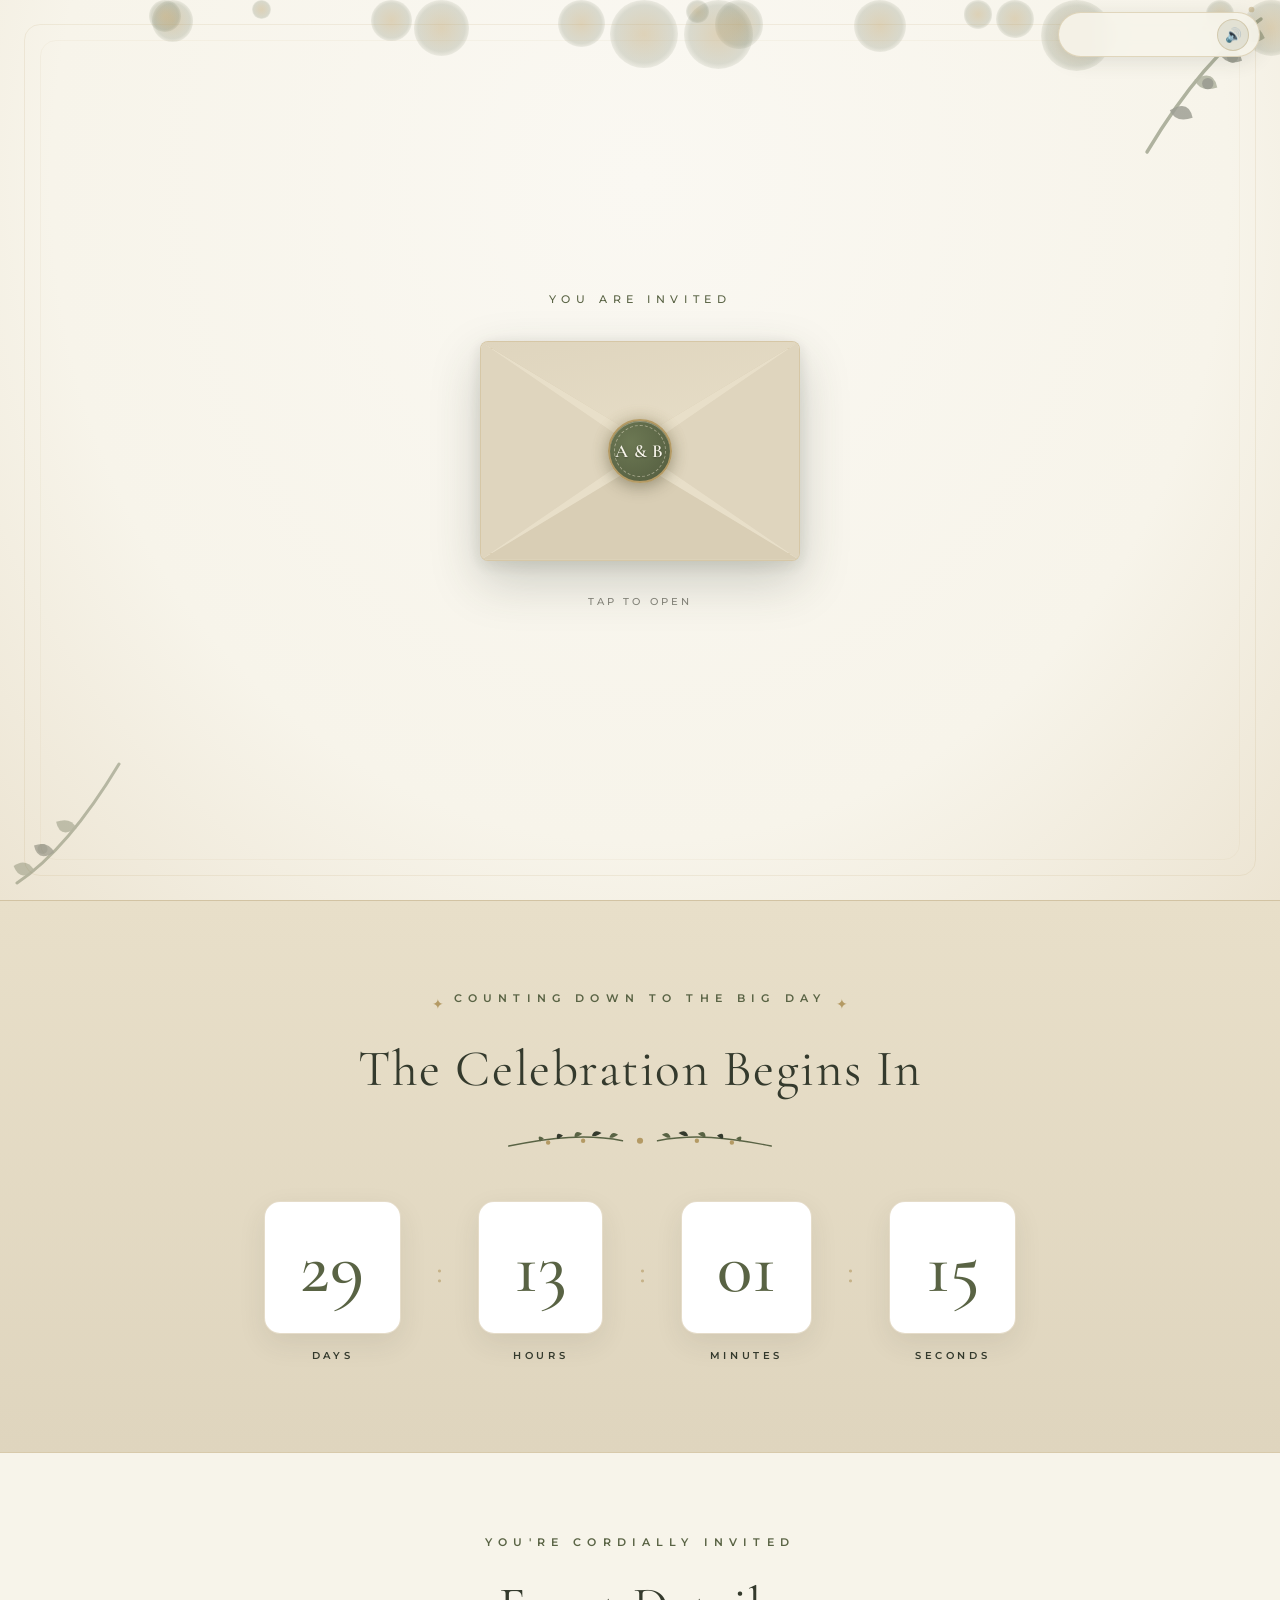
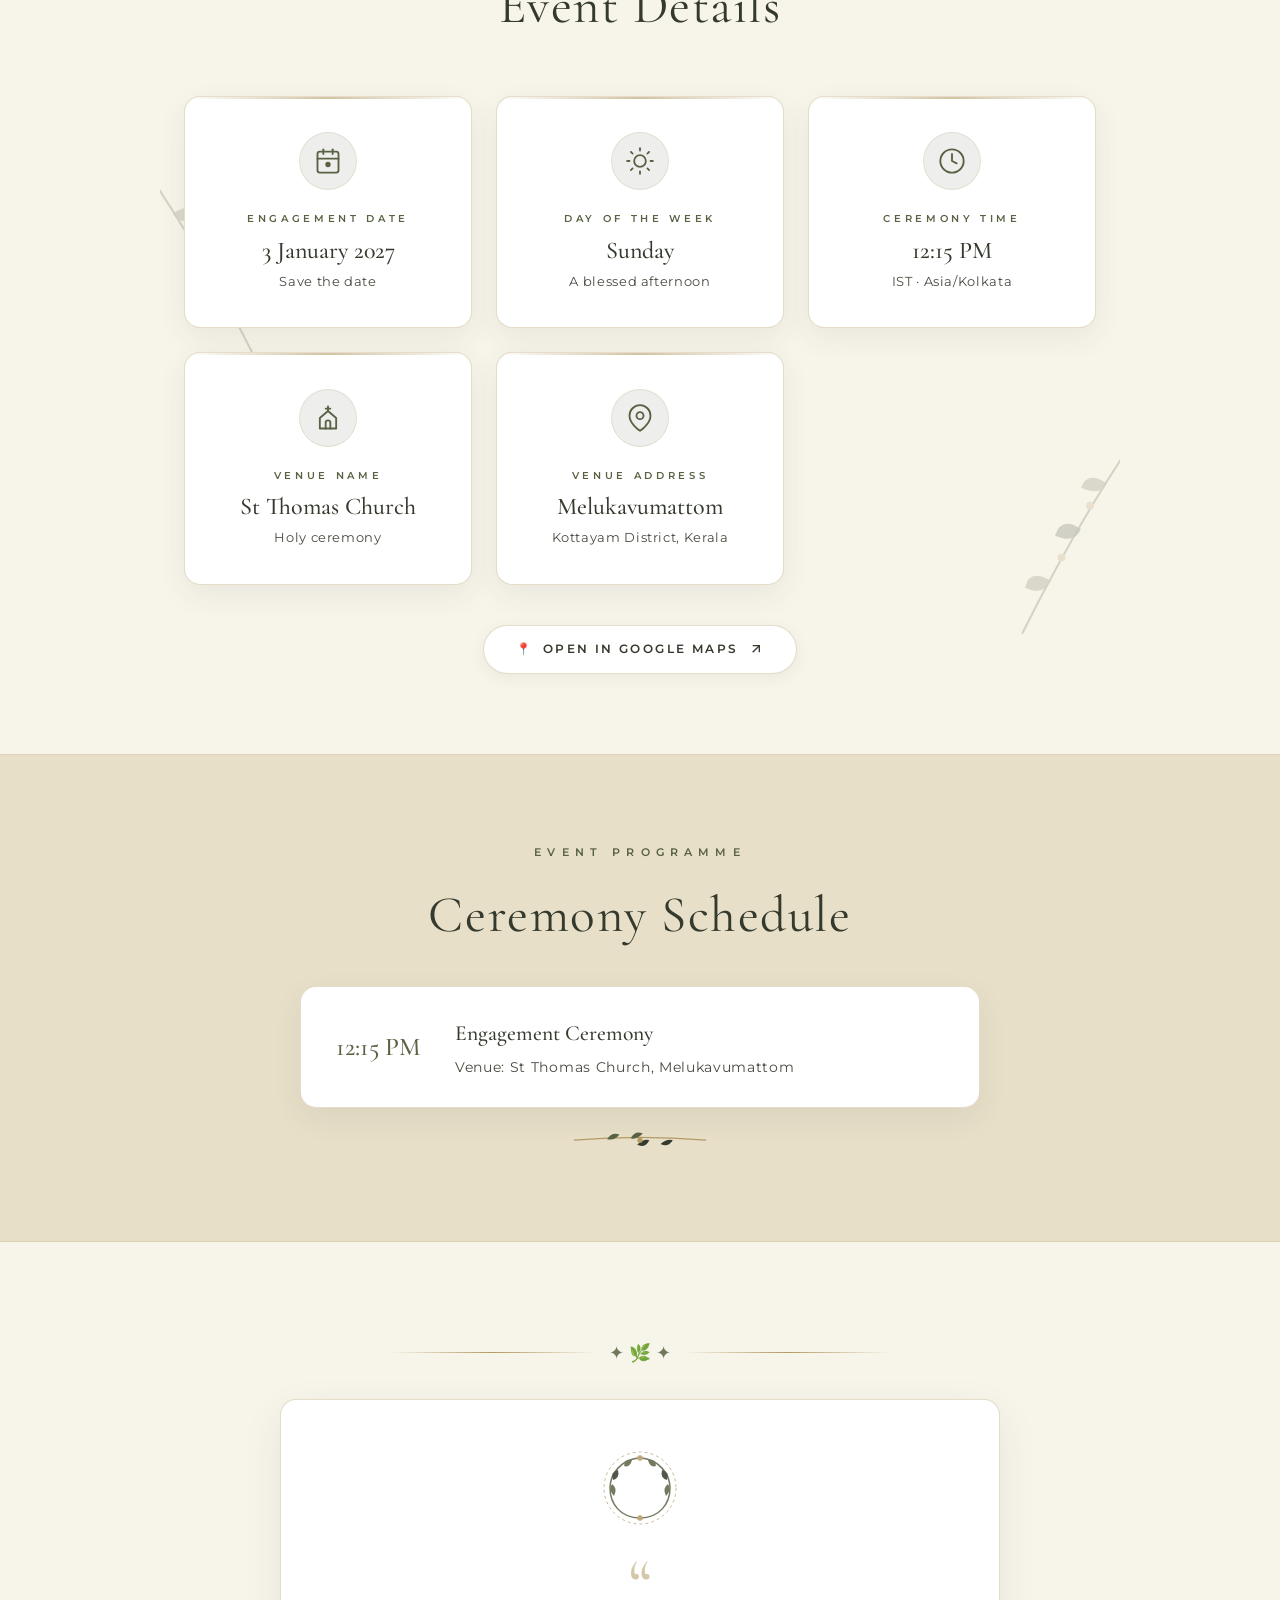
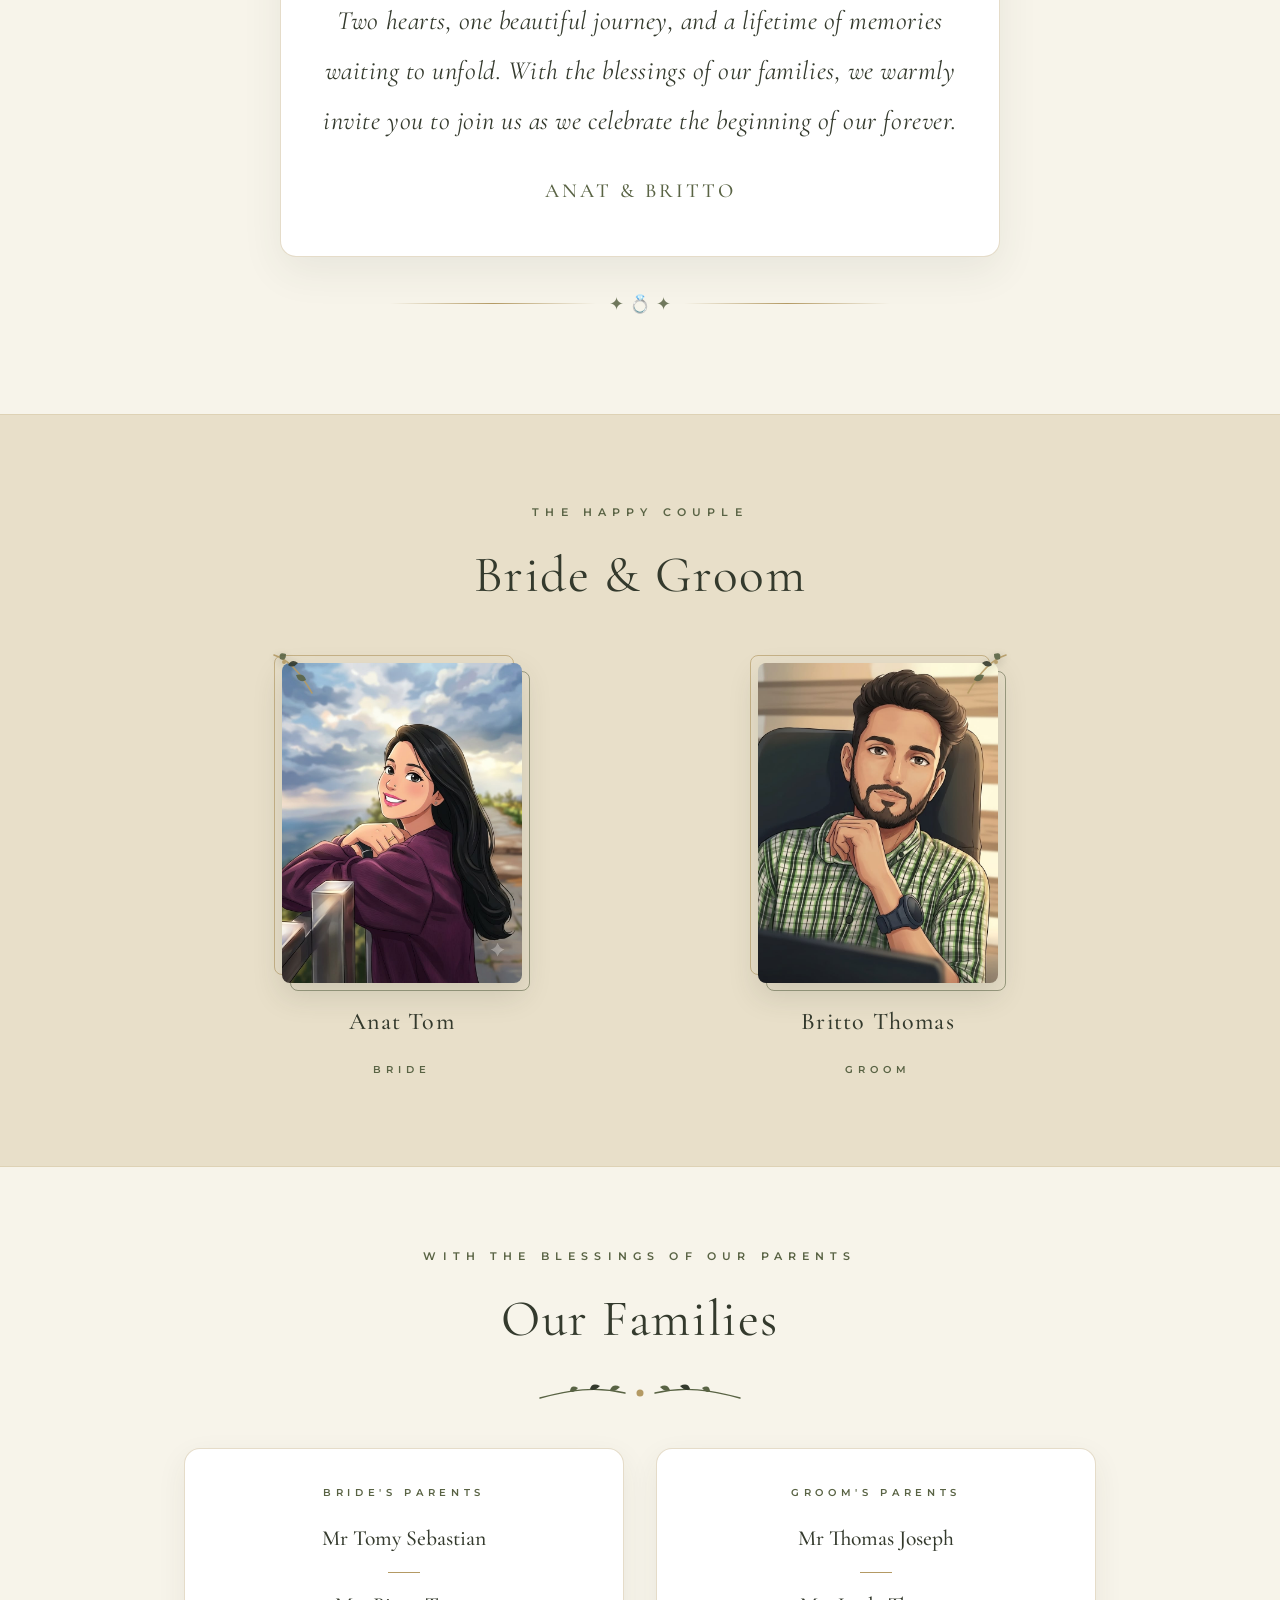
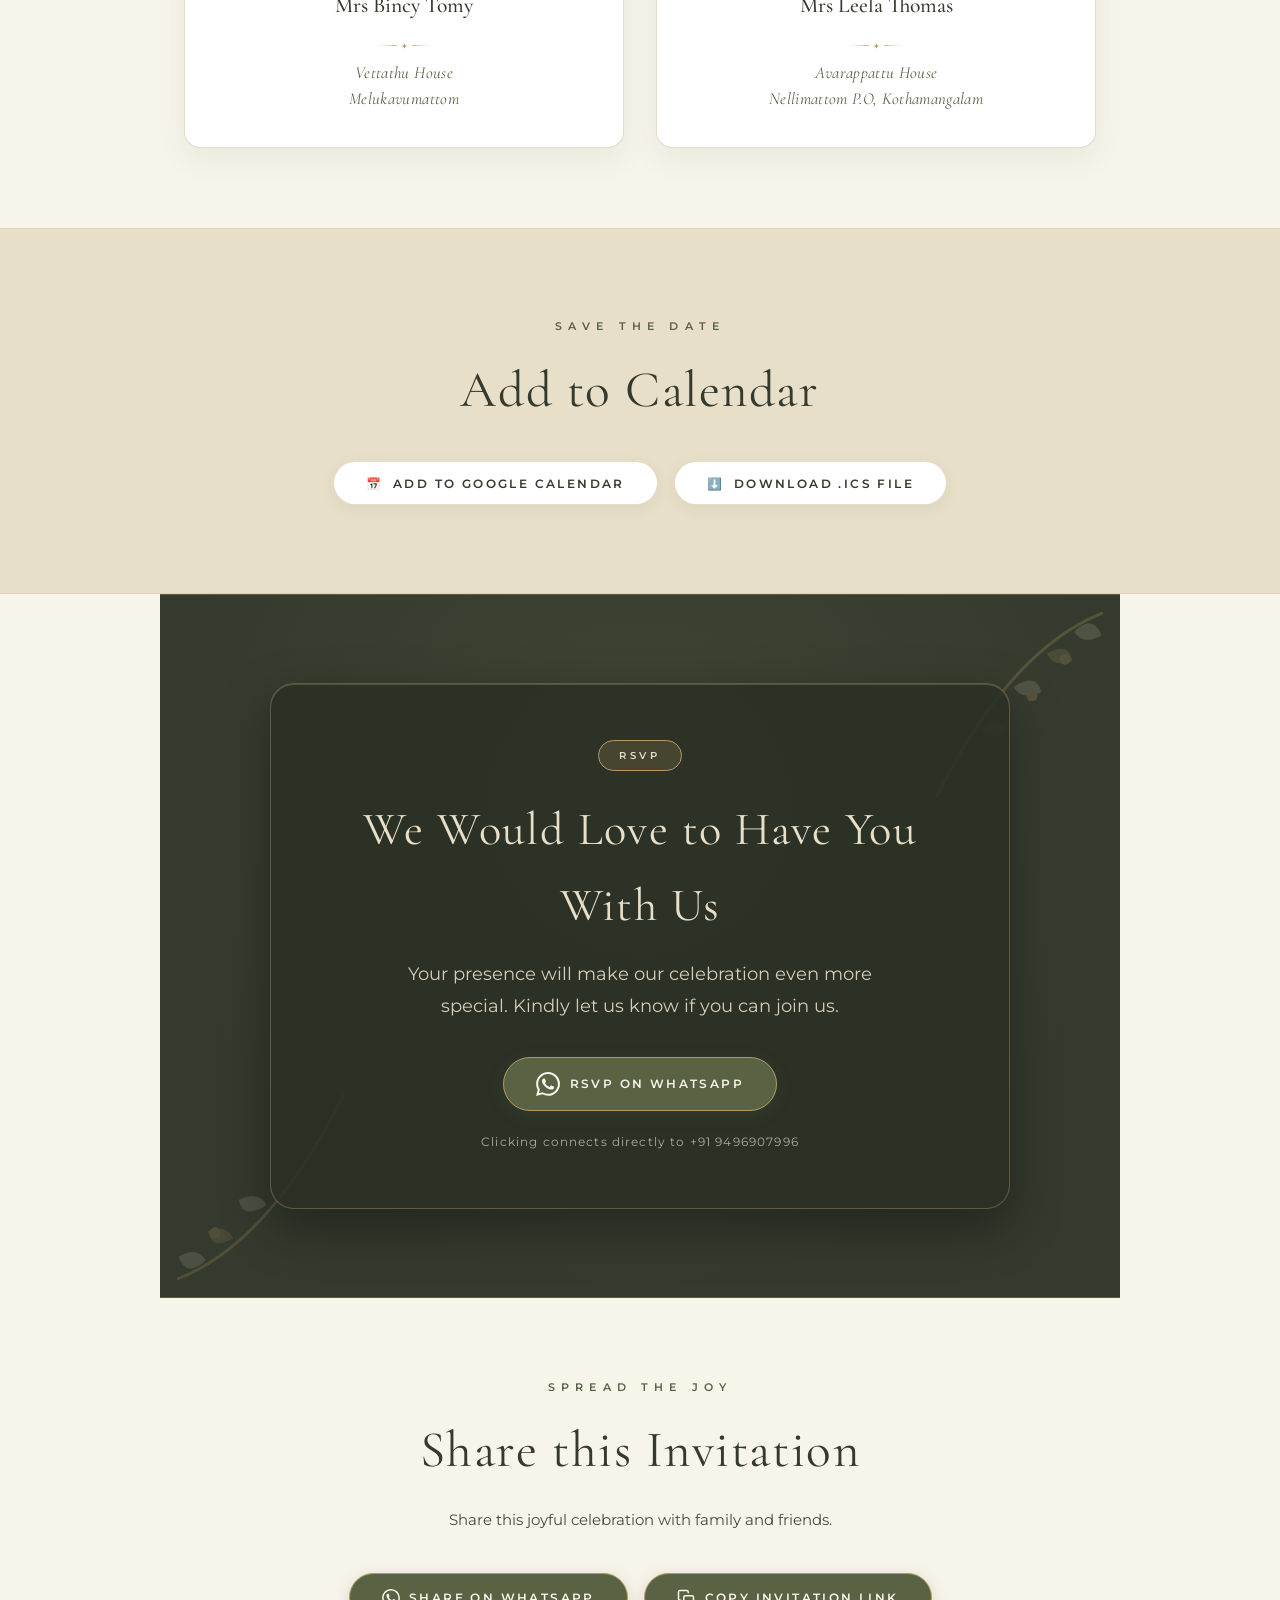
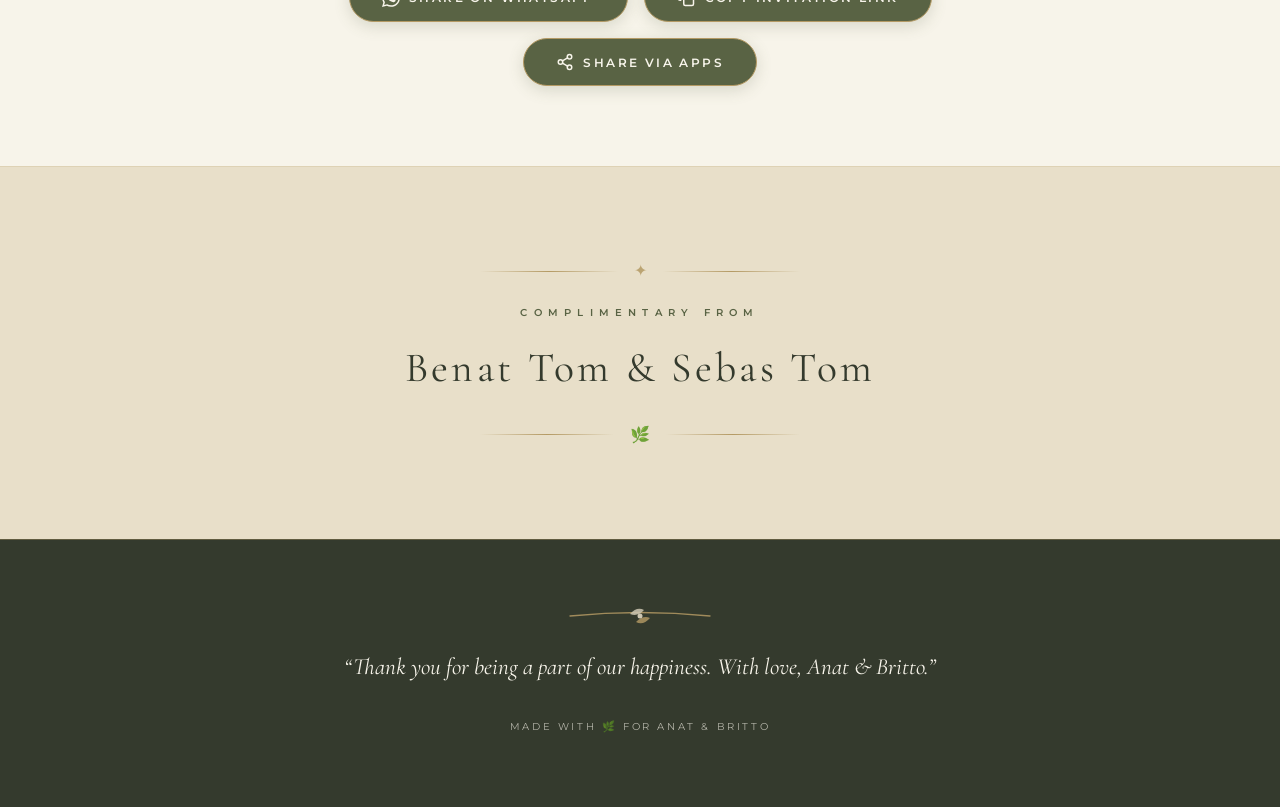
<file: index.html>
<!DOCTYPE html>
<html lang="en">

<head>
  <meta charset="UTF-8" />
  <meta name="viewport" content="width=device-width, initial-scale=1.0" />

  <!-- SEO -->
  <title>Anat Tom &amp; Britto Thomas — Engagement Invitation</title>
  <meta name="description"
    content="Join us to celebrate the engagement of Anat Tom &amp; Britto Thomas on 3 January 2027 at St Thomas Church, Melukavumattom." />
  <meta name="robots" content="index, follow" />

  <!-- Open Graph / WhatsApp sharing -->
  <meta property="og:title" content="Anat Tom &amp; Britto Thomas — Engagement Invitation" />
  <meta property="og:description"
    content="Join us to celebrate the engagement of Anat Tom &amp; Britto Thomas on 3 January 2027 at St Thomas Church, Melukavumattom." />
  <meta property="og:type" content="website" />
  <meta property="og:image" content="assets/images/og-image.jpg?v=2" />
  <meta property="og:url" content="https://sebastomvettathu.github.io/engagement-invite/" />

  <!-- Twitter Card -->
  <meta name="twitter:card" content="summary_large_image" />
  <meta name="twitter:title" content="Anat Tom &amp; Britto Thomas — Engagement Invitation" />
  <meta name="twitter:description"
    content="Join us to celebrate the engagement of Anat Tom &amp; Britto Thomas on 3 January 2027 at St Thomas Church, Melukavumattom." />
  <meta name="theme-color" content="#596344" />

  <!-- Fonts: Cormorant Garamond (serif) + Montserrat (sans) -->
  <link rel="preconnect" href="https://fonts.googleapis.com" />
  <link rel="preconnect" href="https://fonts.gstatic.com" crossorigin />
  <link
    href="https://fonts.googleapis.com/css2?family=Cormorant+Garamond:ital,wght@0,300;0,400;0,600;1,300;1,400&family=Montserrat:wght@300;400;500;600&display=swap"
    rel="stylesheet" />

  <!-- Styles (with cache-busting version) -->
  <link rel="stylesheet" href="assets/css/style.css?v=11" />
</head>

<body>

  <!-- Skip Navigation -->
  <a href="#main-invitation" class="skip-link">Skip to main content</a>

  <!-- ══════════════════════════════════
       TOP BAR — Mute button only
       ══════════════════════════════════ -->
  <div id="top-bar" role="banner" aria-label="Site controls">
    <div id="music-player-bar" aria-label="Music controls">
      <span id="now-playing-text" class="now-playing" aria-live="polite" aria-atomic="true">🎵 Love at First
        Sight</span>
      <button id="music-mute-btn" class="music-btn" aria-label="Mute music" title="Mute music">🔊</button>
    </div>
  </div>

  <!-- Hidden audio element -->
  <audio id="bg-audio" preload="none" aria-hidden="true" loop></audio>

  <!-- ══════════════════════════════════
       SECTION 1 — ENVELOPE
       ══════════════════════════════════ -->
  <section id="envelope-section" aria-label="Engagement invitation envelope">

    <div class="particles particles-host" aria-hidden="true"></div>
    <div class="env-bg-ornament" aria-hidden="true"></div>

    <!-- Botanical Olive Sprig Illustrations -->
    <svg class="botanical-branch-tr" viewBox="0 0 100 100" fill="none" aria-hidden="true">
      <path d="M90,10 Q60,30 30,80" stroke="var(--primary-olive)" stroke-width="1.8" stroke-linecap="round"/>
      <path d="M80,18 Q88,10 92,20 Q85,25 80,18 Z" fill="var(--primary-olive)" opacity="0.85"/>
      <path d="M68,28 Q78,22 80,32 Q72,35 68,28 Z" fill="var(--forest-green)" opacity="0.85"/>
      <path d="M55,42 Q65,36 67,46 Q58,49 55,42 Z" fill="var(--primary-olive)" opacity="0.85"/>
      <path d="M42,58 Q52,52 54,62 Q45,65 42,58 Z" fill="var(--forest-green)" opacity="0.85"/>
      <circle cx="75" cy="30" r="3" fill="var(--forest-green)"/>
      <circle cx="62" cy="44" r="3" fill="var(--forest-green)"/>
      <circle cx="85" cy="5" r="1.5" fill="var(--antique-gold)"/>
      <circle cx="60" cy="15" r="1.2" fill="var(--antique-gold)"/>
    </svg>
    <svg class="botanical-branch-bl" viewBox="0 0 100 100" fill="none" aria-hidden="true">
      <path d="M90,10 Q60,30 30,80" stroke="var(--primary-olive)" stroke-width="1.8" stroke-linecap="round"/>
      <path d="M80,18 Q88,10 92,20 Q85,25 80,18 Z" fill="var(--primary-olive)" opacity="0.85"/>
      <path d="M68,28 Q78,22 80,32 Q72,35 68,28 Z" fill="var(--forest-green)" opacity="0.85"/>
      <path d="M55,42 Q65,36 67,46 Q58,49 55,42 Z" fill="var(--primary-olive)" opacity="0.85"/>
      <circle cx="75" cy="30" r="3" fill="var(--forest-green)"/>
    </svg>

    <div id="envelope-wrapper">

      <div class="env-pretext" aria-hidden="true">
        <p>You Are Invited</p>
      </div>

      <!-- The Envelope -->
      <div id="envelope" role="button" tabindex="0" aria-label="Tap to open your engagement invitation"
        aria-expanded="false">

        <div class="envelope-body" aria-hidden="true">
          <div class="envelope-flap-back"></div>
          <div class="envelope-left-flap"></div>
          <div class="envelope-right-flap"></div>
          <div class="envelope-bottom-flap"></div>
          <div class="envelope-flap"></div>

          <div id="invitation-card-preview" aria-hidden="true">
            <div class="card-inner-text">
              <span>Anat &amp; Britto</span>
            </div>
          </div>

          <div class="wax-seal" aria-hidden="true">
            <span class="wax-seal-initials" id="wax-seal-text">A &amp; B</span>
          </div>
        </div>
      </div>

      <p id="envelope-tap-hint" class="envelope-tap-hint" aria-hidden="true">Tap to open</p>

    </div>
  </section>

  <!-- ══════════════════════════════════
       SECTION 2 — MAIN INVITATION
       ══════════════════════════════════ -->
  <main id="main-invitation" class="hidden" aria-label="Engagement invitation">

    <div class="particles particles-host" aria-hidden="true"></div>

    <!-- Botanical Olive Sprig Illustrations -->
    <svg class="botanical-branch-tr" viewBox="0 0 100 100" fill="none" aria-hidden="true">
      <path d="M90,10 Q60,30 30,80" stroke="var(--primary-olive)" stroke-width="1.8" stroke-linecap="round"/>
      <path d="M80,18 Q88,10 92,20 Q85,25 80,18 Z" fill="var(--primary-olive)" opacity="0.85"/>
      <path d="M68,28 Q78,22 80,32 Q72,35 68,28 Z" fill="var(--forest-green)" opacity="0.85"/>
      <path d="M55,42 Q65,36 67,46 Q58,49 55,42 Z" fill="var(--primary-olive)" opacity="0.85"/>
      <path d="M42,58 Q52,52 54,62 Q45,65 42,58 Z" fill="var(--forest-green)" opacity="0.85"/>
      <circle cx="75" cy="30" r="3" fill="var(--forest-green)"/>
      <circle cx="62" cy="44" r="3" fill="var(--forest-green)"/>
      <circle cx="85" cy="5" r="1.5" fill="var(--antique-gold)"/>
      <circle cx="60" cy="15" r="1.2" fill="var(--antique-gold)"/>
    </svg>
    <svg class="botanical-branch-bl" viewBox="0 0 100 100" fill="none" aria-hidden="true">
      <path d="M90,10 Q60,30 30,80" stroke="var(--primary-olive)" stroke-width="1.8" stroke-linecap="round"/>
      <path d="M80,18 Q88,10 92,20 Q85,25 80,18 Z" fill="var(--primary-olive)" opacity="0.85"/>
      <path d="M68,28 Q78,22 80,32 Q72,35 68,28 Z" fill="var(--forest-green)" opacity="0.85"/>
      <circle cx="75" cy="30" r="3" fill="var(--forest-green)"/>
    </svg>

    <p class="hero-eyebrow">Engagement &middot; 3 January 2027</p>

    <h1 class="hero-names" aria-label="Anat Tom and Britto Thomas">
      <span class="bride-name" id="hero-bride-name">Anat Tom</span>
      <span class="hero-ampersand" aria-hidden="true">&amp;</span>
      <span class="groom-name" id="hero-groom-name">Britto Thomas</span>
    </h1>

    <div class="ornament reveal" aria-hidden="true">
      <div class="ornament-line"></div>
      <span class="ornament-center">✦</span>
      <div class="ornament-line"></div>
    </div>

    <p class="hero-subtitle reveal">
      Together with their families,<br>
      request the pleasure of your presence<br>
      at their engagement ceremony.
    </p>

    <div class="hero-date-badge reveal" aria-label="Engagement ceremony on 3 January 2027">
      <span aria-hidden="true">💍</span>
      <span>Engagement &middot; 3 January 2027</span>
    </div>

    <!-- 1. Animated Scroll Indicator -->
    <a href="#countdown-section" id="hero-scroll-btn" class="hero-scroll-indicator reveal"
      aria-label="Scroll to event details">
      <span class="scroll-mouse" aria-hidden="true">
        <span class="scroll-wheel"></span>
      </span>
      <span class="scroll-label">Scroll to Explore</span>
      <span class="scroll-chevron" aria-hidden="true">
        <svg viewBox="0 0 24 24" width="16" height="16" fill="none" stroke="currentColor" stroke-width="2"
          stroke-linecap="round" stroke-linejoin="round">
          <polyline points="6 9 12 15 18 9"></polyline>
        </svg>
      </span>
    </a>

  </main>

  <!-- ══════════════════════════════════
       SECTION 3 — PROMINENT COUNTDOWN TIMER
       ══════════════════════════════════ -->
  <section id="countdown-section" class="section-full countdown-prominent-section" aria-labelledby="countdown-heading">
    <div class="section-inner">
      <div class="countdown-eyebrow reveal">
        <span class="sparkle" aria-hidden="true">✦</span>
        <span class="section-label">Counting down to the big day</span>
        <span class="sparkle" aria-hidden="true">✦</span>
      </div>
      <h2 class="section-title reveal" id="countdown-heading">The Celebration Begins In</h2>

      <!-- Style 2: Symmetrical Olive Garland Header -->
      <svg class="botanical-garland reveal" viewBox="0 0 320 36" fill="none" aria-hidden="true">
        <path d="M140,18 C100,10 60,14 10,24" stroke="var(--primary-olive)" stroke-width="1.6" stroke-linecap="round"/>
        <path d="M125,14 Q128,6 135,11 Q128,16 125,14 Z" fill="var(--primary-olive)"/>
        <path d="M105,12 Q108,4 116,9 Q109,14 105,12 Z" fill="var(--forest-green)"/>
        <path d="M85,13 Q86,5 94,10 Q88,15 85,13 Z" fill="var(--primary-olive)"/>
        <path d="M65,15 Q64,7 72,12 Q67,17 65,15 Z" fill="var(--forest-green)"/>
        <path d="M45,18 Q42,10 50,15 Q46,20 45,18 Z" fill="var(--primary-olive)"/>
        <circle cx="95" cy="18" r="2.5" fill="var(--antique-gold)"/>
        <circle cx="55" cy="20" r="2.5" fill="var(--antique-gold)"/>
        <circle cx="160" cy="18" r="3.5" fill="var(--antique-gold)"/>
        <path d="M180,18 C220,10 260,14 310,24" stroke="var(--primary-olive)" stroke-width="1.6" stroke-linecap="round"/>
        <path d="M195,14 Q192,6 185,11 Q192,16 195,14 Z" fill="var(--primary-olive)"/>
        <path d="M215,12 Q212,4 204,9 Q211,14 215,12 Z" fill="var(--forest-green)"/>
        <path d="M235,13 Q234,5 226,10 Q232,15 235,13 Z" fill="var(--primary-olive)"/>
        <path d="M255,15 Q256,7 248,12 Q253,17 255,15 Z" fill="var(--forest-green)"/>
        <path d="M275,18 Q278,10 270,15 Q274,20 275,18 Z" fill="var(--primary-olive)"/>
        <circle cx="225" cy="18" r="2.5" fill="var(--antique-gold)"/>
        <circle cx="265" cy="20" r="2.5" fill="var(--antique-gold)"/>
      </svg>

      <div id="countdown-live" class="sr-only" aria-live="polite" aria-atomic="true"></div>

      <div class="countdown-display-grid" id="countdown-grid" aria-hidden="true">

        <div class="countdown-box reveal">
          <div class="countdown-box-inner">
            <span class="count-num" id="cd-days">--</span>
          </div>
          <span class="count-label">Days</span>
        </div>

        <span class="countdown-divider" aria-hidden="true">:</span>

        <div class="countdown-box reveal">
          <div class="countdown-box-inner">
            <span class="count-num" id="cd-hours">--</span>
          </div>
          <span class="count-label">Hours</span>
        </div>

        <span class="countdown-divider" aria-hidden="true">:</span>

        <div class="countdown-box reveal">
          <div class="countdown-box-inner">
            <span class="count-num" id="cd-mins">--</span>
          </div>
          <span class="count-label">Minutes</span>
        </div>

        <span class="countdown-divider" aria-hidden="true">:</span>

        <div class="countdown-box reveal">
          <div class="countdown-box-inner">
            <span class="count-num" id="cd-secs">--</span>
          </div>
          <span class="count-label">Seconds</span>
        </div>

      </div>

      <p class="countdown-complete reveal" id="countdown-complete" aria-live="polite"></p>
    </div>
  </section>

  <!-- ══════════════════════════════════
       SECTION 4 — ELEGANT EVENT INFORMATION CARDS
       ══════════════════════════════════ -->
  <section id="event-details-section" class="section" aria-labelledby="details-heading" style="position:relative;overflow:hidden;">

    <!-- Style 3: Floating Olive Side Accents -->
    <svg class="botanical-side-accent-l" viewBox="0 0 100 160" fill="none" aria-hidden="true">
      <path d="M10,10 Q50,70 90,150" stroke="var(--primary-olive)" stroke-width="1.6" stroke-linecap="round"/>
      <path d="M25,35 Q40,25 45,38 Q30,45 25,35 Z" fill="var(--primary-olive)" opacity="0.85"/>
      <path d="M45,70 Q60,60 65,75 Q50,82 45,70 Z" fill="var(--forest-green)" opacity="0.85"/>
      <path d="M68,110 Q85,100 88,115 Q75,122 68,110 Z" fill="var(--primary-olive)" opacity="0.85"/>
      <circle cx="38" cy="52" r="3" fill="var(--antique-gold)"/>
      <circle cx="60" cy="92" r="3" fill="var(--antique-gold)"/>
    </svg>
    <svg class="botanical-side-accent-r" viewBox="0 0 100 160" fill="none" aria-hidden="true">
      <path d="M10,10 Q50,70 90,150" stroke="var(--primary-olive)" stroke-width="1.6" stroke-linecap="round"/>
      <path d="M25,35 Q40,25 45,38 Q30,45 25,35 Z" fill="var(--primary-olive)" opacity="0.85"/>
      <path d="M45,70 Q60,60 65,75 Q50,82 45,70 Z" fill="var(--forest-green)" opacity="0.85"/>
      <path d="M68,110 Q85,100 88,115 Q75,122 68,110 Z" fill="var(--primary-olive)" opacity="0.85"/>
      <circle cx="38" cy="52" r="3" fill="var(--antique-gold)"/>
      <circle cx="60" cy="92" r="3" fill="var(--antique-gold)"/>
    </svg>

    <p class="section-label reveal">You're Cordially Invited</p>
    <h2 class="section-title reveal" id="details-heading">Event Details</h2>

    <!-- Grid of 5 Separate Luxury Information Cards -->
    <div class="event-cards-grid">

      <!-- Card 1: Date -->
      <div class="info-card reveal">
        <div class="info-card-icon" aria-hidden="true">
          <svg viewBox="0 0 24 24" width="28" height="28" fill="none" stroke="currentColor" stroke-width="1.6"
            stroke-linecap="round" stroke-linejoin="round">
            <rect x="3" y="4" width="18" height="18" rx="2" ry="2"></rect>
            <line x1="16" y1="2" x2="16" y2="6"></line>
            <line x1="8" y1="2" x2="8" y2="6"></line>
            <line x1="3" y1="10" x2="21" y2="10"></line>
            <circle cx="12" cy="15" r="1.5" fill="currentColor"></circle>
          </svg>
        </div>
        <p class="info-card-label">Engagement Date</p>
        <p class="info-card-value" id="card-date-val">3 January 2027</p>
        <p class="info-card-sub">Save the date</p>
      </div>

      <!-- Card 2: Day of Week -->
      <div class="info-card reveal">
        <div class="info-card-icon" aria-hidden="true">
          <svg viewBox="0 0 24 24" width="28" height="28" fill="none" stroke="currentColor" stroke-width="1.6"
            stroke-linecap="round" stroke-linejoin="round">
            <circle cx="12" cy="12" r="5"></circle>
            <line x1="12" y1="1" x2="12" y2="3"></line>
            <line x1="12" y1="21" x2="12" y2="23"></line>
            <line x1="4.22" y1="4.22" x2="5.64" y2="5.64"></line>
            <line x1="18.36" y1="18.36" x2="19.78" y2="19.78"></line>
            <line x1="1" y1="12" x2="3" y2="12"></line>
            <line x1="21" y1="12" x2="23" y2="12"></line>
            <line x1="4.22" y1="19.78" x2="5.64" y2="18.36"></line>
            <line x1="18.36" y1="5.64" x2="19.78" y2="4.22"></line>
          </svg>
        </div>
        <p class="info-card-label">Day of the Week</p>
        <p class="info-card-value">Sunday</p>
        <p class="info-card-sub">A blessed afternoon</p>
      </div>

      <!-- Card 3: Ceremony Time -->
      <div class="info-card reveal">
        <div class="info-card-icon" aria-hidden="true">
          <svg viewBox="0 0 24 24" width="28" height="28" fill="none" stroke="currentColor" stroke-width="1.6"
            stroke-linecap="round" stroke-linejoin="round">
            <circle cx="12" cy="12" r="10"></circle>
            <polyline points="12 6 12 12 16 14"></polyline>
          </svg>
        </div>
        <p class="info-card-label">Ceremony Time</p>
        <p class="info-card-value" id="card-time-val">12:15 PM</p>
        <p class="info-card-sub">IST &middot; Asia/Kolkata</p>
      </div>

      <!-- Card 4: Venue Name -->
      <div class="info-card reveal">
        <div class="info-card-icon" aria-hidden="true">
          <!-- Church / Sanctuary Icon -->
          <svg viewBox="0 0 24 24" width="28" height="28" fill="none" stroke="currentColor" stroke-width="1.6"
            stroke-linecap="round" stroke-linejoin="round">
            <path d="M12 2v4M10 4h4"></path>
            <path d="M12 6l7 6v9H5v-9l7-6z"></path>
            <path d="M10 21v-5a2 2 0 0 1 4 0v5"></path>
          </svg>
        </div>
        <p class="info-card-label">Venue Name</p>
        <p class="info-card-value">St Thomas Church</p>
        <p class="info-card-sub">Holy ceremony</p>
      </div>

      <!-- Card 5: Venue Address -->
      <div class="info-card reveal">
        <div class="info-card-icon" aria-hidden="true">
          <!-- Location Map Pin Icon -->
          <svg viewBox="0 0 24 24" width="28" height="28" fill="none" stroke="currentColor" stroke-width="1.6"
            stroke-linecap="round" stroke-linejoin="round">
            <path d="M21 10c0 7-9 13-9 13s-9-6-9-13a9 9 0 0 1 18 0z"></path>
            <circle cx="12" cy="10" r="3"></circle>
          </svg>
        </div>
        <p class="info-card-label">Venue Address</p>
        <p class="info-card-value">Melukavumattom</p>
        <p class="info-card-sub">Kottayam District, Kerala</p>
      </div>

    </div>

    <!-- Google Maps Action Banner -->
    <div class="map-action-wrapper reveal">
      <a href="https://maps.google.com/?q=St+Thomas+Church+Melukavumattom" class="btn btn-outline maps-btn"
        target="_blank" rel="noopener noreferrer" aria-label="Open St Thomas Church, Melukavumattom in Google Maps">
        <span class="btn-icon" aria-hidden="true">📍</span>
        <span>Open in Google Maps</span>
        <svg viewBox="0 0 24 24" width="16" height="16" fill="none" stroke="currentColor" stroke-width="2"
          class="btn-arrow" aria-hidden="true">
          <line x1="7" y1="17" x2="17" y2="7"></line>
          <polyline points="7 7 17 7 17 17"></polyline>
        </svg>
      </a>
    </div>

  </section>

  <!-- ══════════════════════════════════
       SECTION 5 — EVENT SCHEDULE
       ══════════════════════════════════ -->
  <section class="section-full schedule-section-wrap" aria-labelledby="schedule-heading">
    <div class="section-inner">
      <p class="section-label reveal">Event Programme</p>
      <h2 class="section-title reveal" id="schedule-heading">Ceremony Schedule</h2>

      <div class="schedule-item reveal">
        <div class="schedule-time" aria-label="12:15 PM">12:15 PM</div>
        <div class="schedule-info">
          <h3>Engagement Ceremony</h3>
          <p>Venue: St Thomas Church, Melukavumattom</p>
        </div>
      </div>

      <!-- Style 4: Timeline Olive Sprig -->
      <svg class="botanical-timeline-sprig reveal" viewBox="0 0 160 28" fill="none" aria-hidden="true">
        <path d="M10,14 Q80,8 150,14" stroke="var(--antique-gold)" stroke-width="1.3" stroke-linecap="round"/>
        <path d="M70,12 Q75,3 83,7 Q76,14 70,12 Z" fill="var(--primary-olive)"/>
        <path d="M90,14 Q85,23 77,19 Q84,12 90,14 Z" fill="var(--forest-green)"/>
        <path d="M45,13 Q50,5 58,8 Q53,15 45,13 Z" fill="var(--primary-olive)"/>
        <path d="M115,14 Q110,22 102,18 Q109,12 115,14 Z" fill="var(--forest-green)"/>
        <circle cx="80" cy="14" r="2.8" fill="var(--antique-gold)"/>
      </svg>
    </div>
  </section>

  <!-- ══════════════════════════════════
       SECTION 6 — 4. PERSONALISED COUPLE MESSAGE
       ══════════════════════════════════ -->
  <section class="section personal-message-section" aria-label="Personal engagement message from the couple">

    <div class="ornament reveal" aria-hidden="true">
      <div class="ornament-line"></div>
      <span class="ornament-center">✦ 🌿 ✦</span>
      <div class="ornament-line"></div>
    </div>

    <div class="personal-message-card reveal">
      <!-- Style 5: Olive Wreath Crest Header -->
      <svg class="botanical-wreath-crest" viewBox="0 0 80 80" fill="none" aria-hidden="true">
        <circle cx="40" cy="40" r="36" stroke="var(--antique-gold)" stroke-width="0.8" stroke-dasharray="3 3"/>
        <path d="M40,70 C20,70 10,55 10,40 C10,25 22,12 38,10" stroke="var(--primary-olive)" stroke-width="1.5" stroke-linecap="round"/>
        <path d="M14,48 Q8,42 12,36 Q18,40 14,48 Z" fill="var(--primary-olive)"/>
        <path d="M13,32 Q10,24 18,22 Q20,30 13,32 Z" fill="var(--forest-green)"/>
        <path d="M24,18 Q25,10 32,12 Q30,20 24,18 Z" fill="var(--primary-olive)"/>
        <path d="M40,70 C60,70 70,55 70,40 C70,25 58,12 42,10" stroke="var(--primary-olive)" stroke-width="1.5" stroke-linecap="round"/>
        <path d="M66,48 Q72,42 68,36 Q62,40 66,48 Z" fill="var(--primary-olive)"/>
        <path d="M67,32 Q70,24 62,22 Q60,30 67,32 Z" fill="var(--forest-green)"/>
        <path d="M56,18 Q55,10 48,12 Q50,20 56,18 Z" fill="var(--primary-olive)"/>
        <circle cx="40" cy="10" r="2.8" fill="var(--antique-gold)"/>
        <circle cx="40" cy="70" r="2.8" fill="var(--antique-gold)"/>
      </svg>
      <span class="message-quote-mark" aria-hidden="true">&ldquo;</span>
      <blockquote class="personal-message-text">
        Two hearts, one beautiful journey, and a lifetime of memories waiting to unfold. With the blessings of our
        families, we warmly invite you to join us as we celebrate the beginning of our forever.
      </blockquote>
      <div class="message-signature">
        <span>Anat &amp; Britto</span>
      </div>
    </div>

    <div class="ornament reveal" aria-hidden="true">
      <div class="ornament-line"></div>
      <span class="ornament-center">✦ 💍 ✦</span>
      <div class="ornament-line"></div>
    </div>

  </section>

  <!-- ══════════════════════════════════
       SECTION 7 — COUPLE PORTRAITS
       ══════════════════════════════════ -->
  <section class="section-full" aria-labelledby="couple-heading">
    <div class="section-inner">
      <p class="section-label reveal">The Happy Couple</p>
      <h2 class="section-title reveal" id="couple-heading">Bride &amp; Groom</h2>

      <div class="couple-grid">

        <!-- Bride -->
        <div class="portrait-frame reveal-left">
          <div class="portrait-img-wrapper">
            <!-- Style 6: Botanical Corner Foliage Crest -->
            <svg class="botanical-portrait-crest-l" viewBox="0 0 46 46" fill="none" aria-hidden="true">
              <path d="M4,4 Q24,10 42,42" stroke="var(--antique-gold)" stroke-width="1.6" stroke-linecap="round"/>
              <path d="M10,8 Q8,0 16,3 Q16,11 10,8 Z" fill="var(--primary-olive)"/>
              <path d="M18,14 Q22,7 28,12 Q23,18 18,14 Z" fill="var(--forest-green)"/>
              <path d="M26,24 Q34,22 36,29 Q29,33 26,24 Z" fill="var(--primary-olive)"/>
              <circle cx="14" cy="11" r="2" fill="var(--antique-gold)"/>
            </svg>
            <img id="bride-portrait" class="portrait-img" src="assets/images/bride.jpg?v=2" alt="Anat Tom — Bride"
              loading="lazy" decoding="async" />
            <div id="bride-placeholder" class="portrait-placeholder" style="display:none;"
              aria-label="Bride photo placeholder">
              <span class="ph-icon" aria-hidden="true">👰</span>
              <span>Bride Photo</span>
              <small style="font-size:0.65rem;opacity:0.6;">assets/images/bride.jpg</small>
            </div>
          </div>
          <p class="portrait-name">Anat Tom</p>
          <p class="portrait-role">Bride</p>
        </div>

        <!-- Groom -->
        <div class="portrait-frame reveal-right">
          <div class="portrait-img-wrapper">
            <!-- Style 6: Botanical Corner Foliage Crest -->
            <svg class="botanical-portrait-crest-r" viewBox="0 0 46 46" fill="none" aria-hidden="true">
              <path d="M4,4 Q24,10 42,42" stroke="var(--antique-gold)" stroke-width="1.6" stroke-linecap="round"/>
              <path d="M10,8 Q8,0 16,3 Q16,11 10,8 Z" fill="var(--primary-olive)"/>
              <path d="M18,14 Q22,7 28,12 Q23,18 18,14 Z" fill="var(--forest-green)"/>
              <path d="M26,24 Q34,22 36,29 Q29,33 26,24 Z" fill="var(--primary-olive)"/>
              <circle cx="14" cy="11" r="2" fill="var(--antique-gold)"/>
            </svg>
            <img id="groom-portrait" class="portrait-img" src="assets/images/groom.jpg?v=2" alt="Britto Thomas — Groom"
              loading="lazy" decoding="async" />
            <div id="groom-placeholder" class="portrait-placeholder" style="display:none;"
              aria-label="Groom photo placeholder">
              <span class="ph-icon" aria-hidden="true">🤵</span>
              <span>Groom Photo</span>
              <small style="font-size:0.65rem;opacity:0.6;">assets/images/groom.jpg</small>
            </div>
          </div>
          <p class="portrait-name">Britto Thomas</p>
          <p class="portrait-role">Groom</p>
        </div>

      </div>
    </div>
  </section>

  <!-- ══════════════════════════════════
       SECTION 8 — FAMILY
       ══════════════════════════════════ -->
  <section class="section" aria-labelledby="family-heading">
    <p class="section-label reveal">With the Blessings of Our Parents</p>
    <h2 class="section-title reveal" id="family-heading">Our Families</h2>

    <!-- Style 7: Peace Branch Olive Divider -->
    <svg class="botanical-peace-divider reveal" viewBox="0 0 220 30" fill="none" aria-hidden="true">
      <path d="M95,15 C65,8 40,12 10,20" stroke="var(--primary-olive)" stroke-width="1.4" stroke-linecap="round"/>
      <path d="M80,12 Q83,5 90,9 Q84,15 80,12 Z" fill="var(--primary-olive)"/>
      <path d="M60,11 Q62,4 70,8 Q64,14 60,11 Z" fill="var(--forest-green)"/>
      <path d="M40,13 Q41,6 48,10 Q43,16 40,13 Z" fill="var(--primary-olive)"/>
      <circle cx="110" cy="15" r="3.5" fill="var(--antique-gold)"/>
      <path d="M125,15 C155,8 180,12 210,20" stroke="var(--primary-olive)" stroke-width="1.4" stroke-linecap="round"/>
      <path d="M140,12 Q137,5 130,9 Q136,15 140,12 Z" fill="var(--primary-olive)"/>
      <path d="M160,11 Q158,4 150,8 Q156,14 160,11 Z" fill="var(--forest-green)"/>
      <path d="M180,13 Q179,6 172,10 Q177,16 180,13 Z" fill="var(--primary-olive)"/>
    </svg>

    <div class="family-grid">

      <div class="family-side reveal-left">
        <p class="family-role">Bride's Parents</p>
        <div class="family-name-pair" id="bride-family-names">
          <div class="family-name">Mr Tomy Sebastian</div>
          <div class="family-name-sep"></div>
          <div class="family-name">Mrs Bincy Tomy</div>
        </div>
        <div class="family-address-block" id="bride-family-address-block">
          <div class="family-address-divider" aria-hidden="true"></div>
          <p class="family-address" id="bride-family-address">Vettathu House<br>Melukavumattom</p>
        </div>
      </div>

      <div class="family-side reveal-right">
        <p class="family-role">Groom's Parents</p>
        <div class="family-name-pair" id="groom-family-names">
          <div class="family-name">Mr Thomas Joseph</div>
          <div class="family-name-sep"></div>
          <div class="family-name">Mrs Leela Thomas</div>
        </div>
        <div class="family-address-block" id="groom-family-address-block">
          <div class="family-address-divider" aria-hidden="true"></div>
          <p class="family-address" id="groom-family-address">Avarappattu House<br>Nellimattom P.O, Kothamangalam</p>
        </div>
      </div>

    </div>
  </section>

  <!-- ══════════════════════════════════
       SECTION 9 — ADD TO CALENDAR
       ══════════════════════════════════ -->
  <section class="section-full" aria-labelledby="calendar-heading">
    <div class="section-inner">
      <p class="section-label reveal">Save the Date</p>
      <h2 class="section-title reveal" id="calendar-heading">Add to Calendar</h2>

      <div class="calendar-btns reveal">
        <button id="gcal-btn" class="btn btn-outline" aria-label="Add engagement ceremony to Google Calendar">
          <span aria-hidden="true">📅</span>
          <span>Add to Google Calendar</span>
        </button>

        <button id="ics-btn" class="btn btn-outline"
          aria-label="Download .ics calendar file for the engagement ceremony">
          <span aria-hidden="true">⬇️</span>
          <span>Download .ics File</span>
        </button>
      </div>
    </div>
  </section>

  <!-- ══════════════════════════════════
       SECTION 10 — 5. ATTRACTIVE WHATSAPP RSVP SECTION
       ══════════════════════════════════ -->
  <section class="section rsvp-enhanced-section" aria-labelledby="rsvp-heading">

    <!-- Style 8: Dark RSVP Botanical Corner Silhouettes -->
    <svg class="botanical-rsvp-corner-tr" viewBox="0 0 120 120" fill="none" aria-hidden="true">
      <path d="M110,10 Q60,30 20,110" stroke="var(--antique-gold)" stroke-width="1.6" stroke-linecap="round"/>
      <path d="M95,20 Q105,10 110,22 Q100,28 95,20 Z" fill="var(--warm-beige)" opacity="0.6"/>
      <path d="M80,32 Q92,25 94,36 Q84,40 80,32 Z" fill="var(--antique-gold)" opacity="0.7"/>
      <path d="M62,50 Q75,42 77,53 Q66,58 62,50 Z" fill="var(--warm-beige)" opacity="0.6"/>
      <path d="M44,72 Q56,64 58,75 Q47,80 44,72 Z" fill="var(--antique-gold)" opacity="0.7"/>
      <circle cx="90" cy="35" r="3" fill="var(--antique-gold)"/>
      <circle cx="72" cy="55" r="3" fill="var(--antique-gold)"/>
    </svg>
    <svg class="botanical-rsvp-corner-bl" viewBox="0 0 120 120" fill="none" aria-hidden="true">
      <path d="M110,10 Q60,30 20,110" stroke="var(--antique-gold)" stroke-width="1.6" stroke-linecap="round"/>
      <path d="M95,20 Q105,10 110,22 Q100,28 95,20 Z" fill="var(--warm-beige)" opacity="0.6"/>
      <path d="M80,32 Q92,25 94,36 Q84,40 80,32 Z" fill="var(--antique-gold)" opacity="0.7"/>
      <path d="M62,50 Q75,42 77,53 Q66,58 62,50 Z" fill="var(--warm-beige)" opacity="0.6"/>
      <circle cx="90" cy="35" r="3" fill="var(--antique-gold)"/>
    </svg>

    <div class="rsvp-card reveal">

      <div class="rsvp-card-badge" aria-hidden="true">
        <span>RSVP</span>
      </div>

      <h2 class="section-title rsvp-title" id="rsvp-heading">
        We Would Love to Have You With Us
      </h2>

      <p class="rsvp-description">
        Your presence will make our celebration even more special. Kindly let us know if you can join us.
      </p>

      <div class="rsvp-button-wrapper">
        <a id="rsvp-wa-btn"
          href="https://wa.me/919496907996?text=Hi%2C+I+would+love+to+attend+Anat+%26+Britto%27s+engagement+on+3rd+January+2027.+Counting+me+in+%F0%9F%8E%89"
          class="btn btn-rsvp-whatsapp" target="_blank" rel="noopener noreferrer"
          aria-label="RSVP via WhatsApp to confirm attendance">
          <svg class="wa-icon-large" viewBox="0 0 24 24" xmlns="http://www.w3.org/2000/svg" aria-hidden="true"
            focusable="false">
            <path
              d="M17.472 14.382c-.297-.149-1.758-.867-2.03-.967-.273-.099-.471-.148-.67.15-.197.297-.767.966-.94 1.164-.173.199-.347.223-.644.075-.297-.15-1.255-.463-2.39-1.475-.883-.788-1.48-1.761-1.653-2.059-.173-.297-.018-.458.13-.606.134-.133.298-.347.446-.52.149-.174.198-.298.298-.497.099-.198.05-.371-.025-.52-.075-.149-.669-1.612-.916-2.207-.242-.579-.487-.5-.669-.51-.173-.008-.371-.01-.57-.01-.198 0-.52.074-.792.372-.272.297-1.04 1.016-1.04 2.479 0 1.462 1.065 2.875 1.213 3.074.149.198 2.096 3.2 5.077 4.487.709.306 1.262.489 1.694.625.712.227 1.36.195 1.871.118.571-.085 1.758-.719 2.006-1.413.248-.694.248-1.289.173-1.413-.074-.124-.272-.198-.57-.347m-5.421 7.403h-.004a9.87 9.87 0 01-5.031-1.378l-.361-.214-3.741.982.998-3.648-.235-.374a9.86 9.86 0 01-1.51-5.26c.001-5.45 4.436-9.884 9.888-9.884 2.64 0 5.122 1.03 6.988 2.898a9.825 9.825 0 012.893 6.994c-.003 5.45-4.437 9.884-9.885 9.884m8.413-18.297A11.815 11.815 0 0012.05 0C5.495 0 .16 5.335.157 11.892c0 2.096.547 4.142 1.588 5.945L.057 24l6.305-1.654a11.882 11.882 0 005.683 1.448h.005c6.554 0 11.89-5.335 11.893-11.893a11.821 11.821 0 00-3.48-8.413z" />
          </svg>
          <span class="btn-rsvp-text">RSVP on WhatsApp</span>
        </a>
      </div>

      <p class="rsvp-note">Clicking connects directly to +91 9496907996</p>

    </div>

  </section>

  <!-- ══════════════════════════════════
       SECTION 11 — 6. IMPROVED SHARING SECTION (3 OPTIONS)
       ══════════════════════════════════ -->
  <section class="section share-enhanced-section" aria-labelledby="share-heading">
    <p class="section-label reveal">Spread the joy</p>
    <h2 class="section-title reveal" id="share-heading">Share this Invitation</h2>
    <p class="rsvp-body-text reveal">Share this joyful celebration with family and friends.</p>

    <div class="sharing-options-grid reveal">

        <!-- Option 1: WhatsApp Sharing -->
        <a id="wa-share-btn" href="#" class="btn btn-share-option btn-share-whatsapp" target="_blank"
          rel="noopener noreferrer" aria-label="Share this invitation directly through WhatsApp">
          <svg class="share-icon" viewBox="0 0 24 24" aria-hidden="true" focusable="false">
            <path fill="currentColor"
              d="M17.472 14.382c-.297-.149-1.758-.867-2.03-.967-.273-.099-.471-.148-.67.15-.197.297-.767.966-.94 1.164-.173.199-.347.223-.644.075-.297-.15-1.255-.463-2.39-1.475-.883-.788-1.48-1.761-1.653-2.059-.173-.297-.018-.458.13-.606.134-.133.298-.347.446-.52.149-.174.198-.298.298-.497.099-.198.05-.371-.025-.52-.075-.149-.669-1.612-.916-2.207-.242-.579-.487-.5-.669-.51-.173-.008-.371-.01-.57-.01-.198 0-.52.074-.792.372-.272.297-1.04 1.016-1.04 2.479 0 1.462 1.065 2.875 1.213 3.074.149.198 2.096 3.2 5.077 4.487.709.306 1.262.489 1.694.625.712.227 1.36.195 1.871.118.571-.085 1.758-.719 2.006-1.413.248-.694.248-1.289.173-1.413-.074-.124-.272-.198-.57-.347m-5.421 7.403h-.004a9.87 9.87 0 01-5.031-1.378l-.361-.214-3.741.982.998-3.648-.235-.374a9.86 9.86 0 01-1.51-5.26c.001-5.45 4.436-9.884 9.888-9.884 2.64 0 5.122 1.03 6.988 2.898a9.825 9.825 0 012.893 6.994c-.003 5.45-4.437 9.884-9.885 9.884m8.413-18.297A11.815 11.815 0 0012.05 0C5.495 0 .16 5.335.157 11.892c0 2.096.547 4.142 1.588 5.945L.057 24l6.305-1.654a11.882 11.882 0 005.683 1.448h.005c6.554 0 11.89-5.335 11.893-11.893a11.821 11.821 0 00-3.48-8.413z" />
          </svg>
          <span>Share on WhatsApp</span>
        </a>

        <!-- Option 2: Copy Invitation Link -->
        <button id="copy-btn" class="btn btn-share-option btn-share-copy"
          aria-label="Copy invitation link to clipboard">
          <svg class="share-icon" viewBox="0 0 24 24" fill="none" stroke="currentColor" stroke-width="2"
            stroke-linecap="round" stroke-linejoin="round" aria-hidden="true" focusable="false">
            <rect x="9" y="9" width="13" height="13" rx="2" ry="2"></rect>
            <path d="M5 15H4a2 2 0 0 1-2-2V4a2 2 0 0 1 2-2h9a2 2 0 0 1 2 2v1"></path>
          </svg>
          <span id="copy-btn-text">Copy Invitation Link</span>
        </button>

        <!-- Option 3: Native Share -->
        <button id="native-share-btn" class="btn btn-share-option btn-share-native"
          aria-label="Share invitation using device apps">
          <svg class="share-icon" viewBox="0 0 24 24" fill="none" stroke="currentColor" stroke-width="2"
            stroke-linecap="round" stroke-linejoin="round" aria-hidden="true" focusable="false">
            <circle cx="18" cy="5" r="3"></circle>
            <circle cx="6" cy="12" r="3"></circle>
            <circle cx="18" cy="19" r="3"></circle>
            <line x1="8.59" y1="13.51" x2="15.42" y2="17.49"></line>
            <line x1="15.41" y1="6.51" x2="8.59" y2="10.49"></line>
          </svg>
          <span>Share via Apps</span>
        </button>

      </div>

      <!-- Toast Notification for Copy / Share feedback -->
      <div id="share-toast" class="share-toast" role="status" aria-live="polite"></div>

  </section>

  <!-- ══════════════════════════════════
       SECTION 12 — COMPLIMENTARY
       ══════════════════════════════════ -->
  <section id="complimentary-section" aria-labelledby="comp-heading">

    <div class="complimentary-flourish" aria-hidden="true">
      <div class="complimentary-flourish-line"></div>
      <span class="complimentary-flourish-icon">✦</span>
      <div class="complimentary-flourish-line"></div>
    </div>

    <p class="complimentary-label reveal">Complimentary From</p>

    <h2 class="complimentary-names reveal" id="comp-heading">
      <span id="complimentary-names">Benat Tom &amp; Sebas Tom</span>
    </h2>

    <div class="complimentary-flourish reveal" aria-hidden="true">
      <div class="complimentary-flourish-line"></div>
      <span class="complimentary-flourish-icon">🌿</span>
      <div class="complimentary-flourish-line"></div>
    </div>

  </section>

  <!-- ══════════════════════════════════
       7. MINIMAL FOOTER
       ══════════════════════════════════ -->
  <footer class="minimal-footer">
    <!-- Style 9: Footer Olive Sprig -->
    <svg class="botanical-footer-sprig" viewBox="0 0 160 24" fill="none" aria-hidden="true">
      <path d="M10,12 Q80,5 150,12" stroke="var(--antique-gold)" stroke-width="1.3" stroke-linecap="round"/>
      <path d="M70,10 Q77,2 84,6 Q78,13 70,10 Z" fill="var(--warm-beige)" opacity="0.85"/>
      <path d="M90,14 Q83,22 76,18 Q83,11 90,14 Z" fill="var(--antique-gold)" opacity="0.95"/>
      <circle cx="80" cy="12" r="2.5" fill="var(--warm-beige)"/>
    </svg>

    <p class="footer-message">
      &ldquo;Thank you for being a part of our happiness. With love, Anat &amp; Britto.&rdquo;
    </p>

    <p class="footer-subtext">
      Made with 🌿 for Anat &amp; Britto
    </p>
  </footer>

  <!-- Scripts (with cache-busting version) -->
  <script src="assets/js/config.js?v=11"></script>
  <script src="assets/js/main.js?v=11"></script>

</body>

</html>
</file>
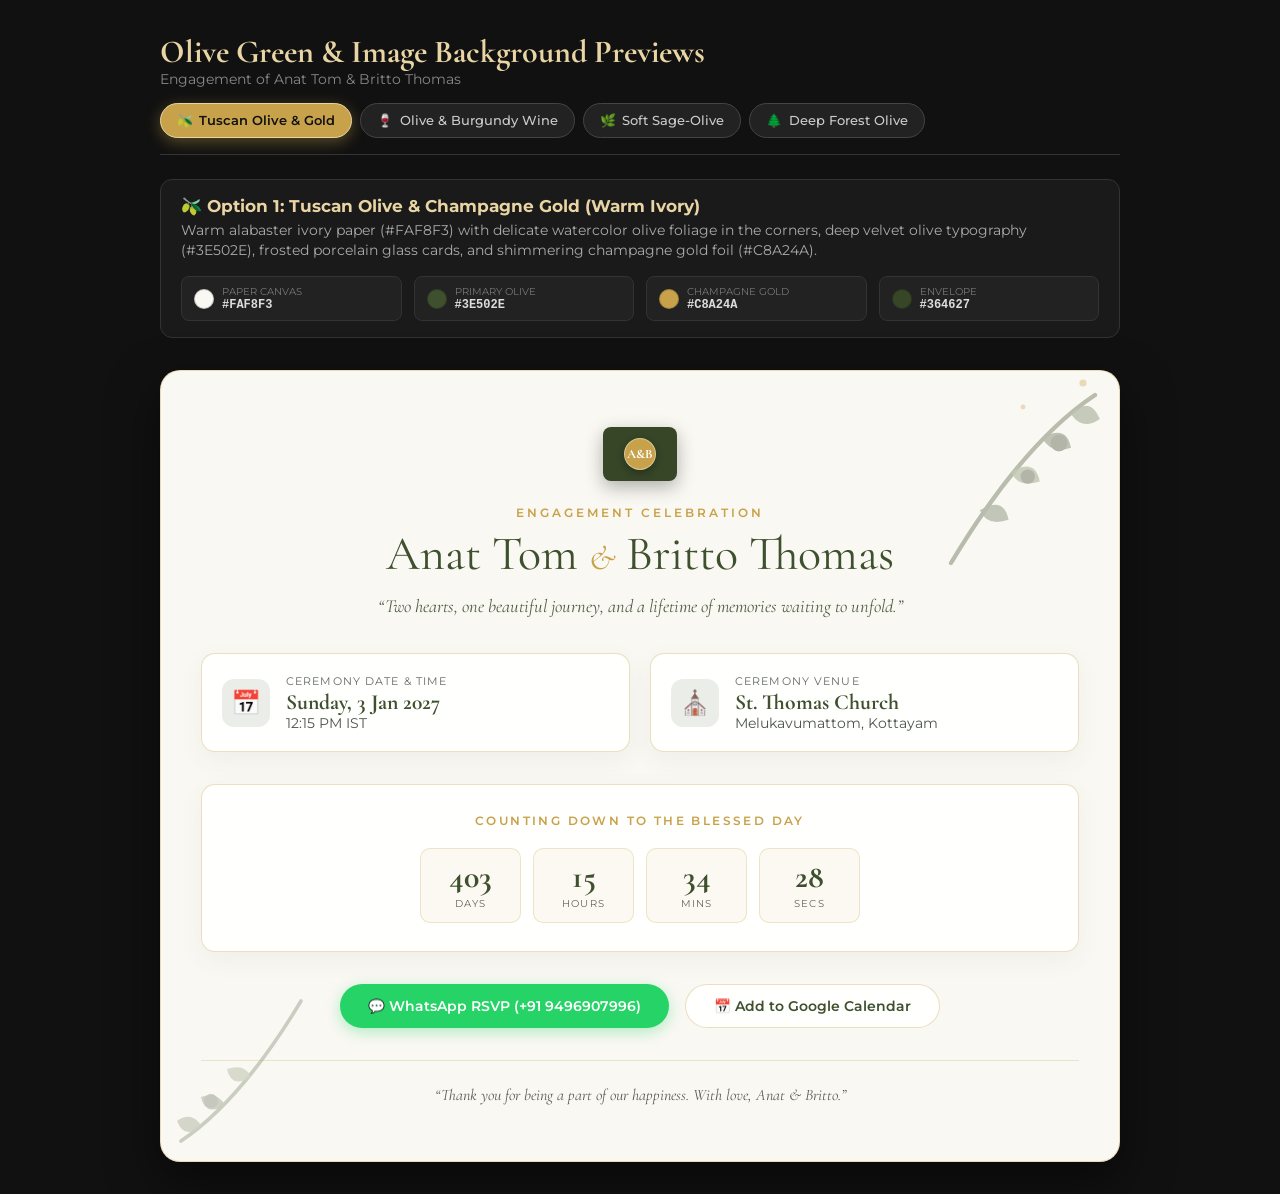
<file: theme-preview.html>
<!DOCTYPE html>
<html lang="en">
<head>
  <meta charset="UTF-8">
  <meta name="viewport" content="width=device-width, initial-scale=1.0">
  <title>Olive Green Wedding Theme Previews — Anat &amp; Britto</title>
  <link rel="preconnect" href="https://fonts.googleapis.com">
  <link rel="preconnect" href="https://fonts.gstatic.com" crossorigin>
  <link href="https://fonts.googleapis.com/css2?family=Cormorant+Garamond:ital,wght@0,400;0,600;0,700;1,400&family=Montserrat:wght@300;400;500;600&display=swap" rel="stylesheet">
  <style>
    * { box-sizing: border-box; margin: 0; padding: 0; }
    body {
      font-family: 'Montserrat', sans-serif;
      background: #111;
      color: #eee;
      padding: 2rem 1rem;
      min-height: 100vh;
    }
    .container {
      max-width: 960px;
      margin: 0 auto;
    }
    .top-bar {
      display: flex;
      flex-wrap: wrap;
      align-items: center;
      justify-content: space-between;
      gap: 1rem;
      margin-bottom: 1.5rem;
      padding-bottom: 1rem;
      border-bottom: 1px solid #333;
    }
    .title h1 {
      font-family: 'Cormorant Garamond', Georgia, serif;
      font-size: 2rem;
      color: #E8D5A3;
    }
    .title p {
      font-size: 0.85rem;
      color: #888;
    }
    .theme-buttons {
      display: flex;
      flex-wrap: wrap;
      gap: 0.5rem;
    }
    .theme-btn {
      padding: 0.55rem 1rem;
      border-radius: 999px;
      border: 1px solid #444;
      background: #222;
      color: #ccc;
      font-family: inherit;
      font-size: 0.8rem;
      font-weight: 500;
      cursor: pointer;
      transition: all 0.25s ease;
      display: flex;
      align-items: center;
      gap: 0.4rem;
    }
    .theme-btn.active {
      background: #C8A24A;
      color: #111;
      border-color: #E8D5A3;
      font-weight: 600;
      box-shadow: 0 4px 15px rgba(200, 162, 74, 0.4);
    }
    .theme-desc-card {
      background: #1a1a1a;
      border: 1px solid #333;
      border-radius: 12px;
      padding: 1rem 1.25rem;
      margin-bottom: 2rem;
    }
    .theme-desc-card h3 {
      font-size: 1.05rem;
      color: #E8D5A3;
      margin-bottom: 0.25rem;
    }
    .theme-desc-card p {
      font-size: 0.85rem;
      color: #aaa;
      line-height: 1.5;
    }
    .palette-row {
      display: grid;
      grid-template-columns: repeat(auto-fit, minmax(140px, 1fr));
      gap: 0.75rem;
      margin-top: 1rem;
    }
    .swatch-box {
      background: #222;
      border: 1px solid #333;
      border-radius: 8px;
      padding: 0.5rem 0.75rem;
      display: flex;
      align-items: center;
      gap: 0.5rem;
    }
    .swatch-circle {
      width: 20px;
      height: 20px;
      border-radius: 50%;
      border: 1px solid rgba(0,0,0,0.2);
    }
    .swatch-info {
      font-size: 0.75rem;
    }
    .swatch-info .swatch-name {
      color: #777;
      font-size: 0.65rem;
      text-transform: uppercase;
    }
    .swatch-info .swatch-hex {
      font-family: monospace;
      font-weight: 600;
      color: #ddd;
    }
    
    /* Mockup Frame */
    .mockup-frame {
      border-radius: 20px;
      padding: 3.5rem 2.5rem;
      transition: all 0.4s cubic-bezier(0.4, 0, 0.2, 1);
      box-shadow: 0 20px 50px rgba(0,0,0,0.5);
      border: 1px solid rgba(255,255,255,0.1);
      position: relative;
      overflow: hidden;
    }
    .bg-overlay-svg {
      position: absolute;
      top: 0;
      right: 0;
      width: 240px;
      height: 240px;
      opacity: 0.35;
      pointer-events: none;
    }
    .bg-overlay-svg-bl {
      position: absolute;
      bottom: 0;
      left: 0;
      width: 200px;
      height: 200px;
      opacity: 0.25;
      pointer-events: none;
      transform: rotate(180deg);
    }
    .mockup-envelope {
      width: 74px;
      height: 54px;
      border-radius: 8px;
      margin: 0 auto 1.5rem;
      display: flex;
      align-items: center;
      justify-content: center;
      box-shadow: 0 6px 18px rgba(0,0,0,0.3);
      position: relative;
      z-index: 2;
    }
    .mockup-seal {
      width: 32px;
      height: 32px;
      border-radius: 50%;
      display: flex;
      align-items: center;
      justify-content: center;
      font-family: 'Cormorant Garamond', Georgia, serif;
      font-size: 0.8rem;
      font-weight: bold;
      color: #fff;
      box-shadow: 0 3px 8px rgba(0,0,0,0.3);
      border: 1px solid rgba(255,255,255,0.4);
    }
    .mockup-header {
      text-align: center;
      margin-bottom: 2rem;
      position: relative;
      z-index: 2;
    }
    .mockup-label {
      font-size: 0.75rem;
      letter-spacing: 0.25em;
      text-transform: uppercase;
      font-weight: 600;
      margin-bottom: 0.5rem;
    }
    .mockup-names {
      font-family: 'Cormorant Garamond', Georgia, serif;
      font-size: 3rem;
      line-height: 1.1;
      margin-bottom: 0.75rem;
    }
    .mockup-names span {
      font-size: 2.2rem;
      font-style: italic;
    }
    .mockup-quote {
      font-family: 'Cormorant Garamond', Georgia, serif;
      font-style: italic;
      font-size: 1.15rem;
      max-width: 540px;
      margin: 0 auto;
      line-height: 1.5;
    }
    .mockup-cards {
      display: grid;
      grid-template-columns: repeat(auto-fit, minmax(260px, 1fr));
      gap: 1.25rem;
      margin-bottom: 2rem;
      position: relative;
      z-index: 2;
    }
    .mockup-card {
      border-radius: 14px;
      padding: 1.25rem;
      display: flex;
      align-items: center;
      gap: 1rem;
      transition: all 0.3s ease;
      backdrop-filter: blur(10px);
    }
    .mockup-card-icon {
      font-size: 1.5rem;
      width: 48px;
      height: 48px;
      border-radius: 12px;
      display: flex;
      align-items: center;
      justify-content: center;
    }
    .mockup-card-title {
      font-size: 0.7rem;
      text-transform: uppercase;
      letter-spacing: 0.1em;
      opacity: 0.7;
    }
    .mockup-card-val {
      font-family: 'Cormorant Garamond', Georgia, serif;
      font-size: 1.35rem;
      font-weight: 700;
      margin-top: 0.1rem;
    }
    .mockup-card-sub {
      font-size: 0.85rem;
      opacity: 0.8;
    }
    .mockup-countdown {
      border-radius: 14px;
      padding: 1.75rem 1.25rem;
      text-align: center;
      margin-bottom: 2rem;
      position: relative;
      z-index: 2;
      backdrop-filter: blur(10px);
    }
    .mockup-countdown-title {
      font-size: 0.75rem;
      text-transform: uppercase;
      letter-spacing: 0.2em;
      font-weight: 600;
      margin-bottom: 1.25rem;
    }
    .timer-grid {
      display: grid;
      grid-template-columns: repeat(4, 1fr);
      gap: 0.75rem;
      max-width: 440px;
      margin: 0 auto;
    }
    .timer-unit {
      border-radius: 10px;
      padding: 0.75rem 0.5rem;
    }
    .timer-num {
      font-family: 'Cormorant Garamond', Georgia, serif;
      font-size: 2rem;
      font-weight: 700;
      line-height: 1;
    }
    .timer-lbl {
      font-size: 0.65rem;
      text-transform: uppercase;
      letter-spacing: 0.1em;
      margin-top: 0.25rem;
      opacity: 0.7;
    }
    .mockup-actions {
      display: flex;
      flex-wrap: wrap;
      justify-content: center;
      gap: 1rem;
      position: relative;
      z-index: 2;
    }
    .mockup-btn {
      padding: 0.8rem 1.75rem;
      border-radius: 999px;
      font-size: 0.85rem;
      font-weight: 600;
      display: inline-flex;
      align-items: center;
      gap: 0.5rem;
      cursor: pointer;
      text-decoration: none;
    }
    .btn-rsvp {
      background: #25D366;
      color: #fff;
      border: none;
      box-shadow: 0 4px 15px rgba(37, 211, 102, 0.35);
    }
    .btn-cal {
      background: transparent;
      border-width: 1px;
      border-style: solid;
      backdrop-filter: blur(10px);
    }
    .mockup-footer {
      text-align: center;
      margin-top: 2rem;
      padding-top: 1.5rem;
      font-family: 'Cormorant Garamond', Georgia, serif;
      font-style: italic;
      font-size: 1rem;
      border-top-width: 1px;
      border-top-style: solid;
      opacity: 0.75;
      position: relative;
      z-index: 2;
    }
  </style>
</head>
<body>
  <div class="container">
    <div class="top-bar">
      <div class="title">
        <h1>Olive Green &amp; Image Background Previews</h1>
        <p>Engagement of Anat Tom &amp; Britto Thomas</p>
      </div>
      <div class="theme-buttons">
        <button class="theme-btn active" onclick="setTheme('tuscan')">
          <span>🫒</span> Tuscan Olive &amp; Gold
        </button>
        <button class="theme-btn" onclick="setTheme('olivewine')">
          <span>🍷</span> Olive &amp; Burgundy Wine
        </button>
        <button class="theme-btn" onclick="setTheme('botanical')">
          <span>🌿</span> Soft Sage-Olive
        </button>
        <button class="theme-btn" onclick="setTheme('darkolive')">
          <span>🌲</span> Deep Forest Olive
        </button>
      </div>
    </div>

    <!-- Details Card -->
    <div class="theme-desc-card">
      <h3 id="info-title">Option 1: Tuscan Olive &amp; Champagne Gold (Warm Ivory)</h3>
      <p id="info-desc">
        Warm alabaster paper canvas with delicate watercolor olive foliage in the corners, deep velvet olive typography (#3E502E), frosted porcelain glass cards, and shimmering champagne gold foil (#C8A24A).
      </p>
      <div class="palette-row">
        <div class="swatch-box">
          <div class="swatch-circle" id="sw-bg"></div>
          <div class="swatch-info"><div class="swatch-name">Paper Canvas</div><div class="swatch-hex" id="hex-bg">#FAF8F3</div></div>
        </div>
        <div class="swatch-box">
          <div class="swatch-circle" id="sw-olive"></div>
          <div class="swatch-info"><div class="swatch-name">Primary Olive</div><div class="swatch-hex" id="hex-olive">#3E502E</div></div>
        </div>
        <div class="swatch-box">
          <div class="swatch-circle" id="sw-accent"></div>
          <div class="swatch-info"><div class="swatch-name">Champagne Gold</div><div class="swatch-hex" id="hex-accent">#C8A24A</div></div>
        </div>
        <div class="swatch-box">
          <div class="swatch-circle" id="sw-env"></div>
          <div class="swatch-info"><div class="swatch-name">Envelope</div><div class="swatch-hex" id="hex-env">#364627</div></div>
        </div>
      </div>
    </div>

    <!-- Live Mockup Section -->
    <div class="mockup-frame" id="frame">
      <!-- Botanical SVG Foliage Sprigs -->
      <svg class="bg-overlay-svg" viewBox="0 0 100 100" fill="none">
        <path d="M90,10 Q60,30 30,80" stroke="#3E502E" stroke-width="1.8" stroke-linecap="round"/>
        <path d="M80,18 Q88,10 92,20 Q85,25 80,18 Z" fill="#4B5E38" opacity="0.85"/>
        <path d="M68,28 Q78,22 80,32 Q72,35 68,28 Z" fill="#3E502E" opacity="0.9"/>
        <path d="M55,42 Q65,36 67,46 Q58,49 55,42 Z" fill="#5E7045" opacity="0.85"/>
        <path d="M42,58 Q52,52 54,62 Q45,65 42,58 Z" fill="#3E502E" opacity="0.85"/>
        <circle cx="75" cy="30" r="3.5" fill="#2E3B22"/>
        <circle cx="62" cy="44" r="3" fill="#2E3B22"/>
        <circle cx="85" cy="5" r="1.5" fill="#C8A24A"/>
        <circle cx="60" cy="15" r="1" fill="#C8A24A"/>
      </svg>
      <svg class="bg-overlay-svg-bl" viewBox="0 0 100 100" fill="none">
        <path d="M90,10 Q60,30 30,80" stroke="#3E502E" stroke-width="1.8" stroke-linecap="round"/>
        <path d="M80,18 Q88,10 92,20 Q85,25 80,18 Z" fill="#4B5E38" opacity="0.85"/>
        <path d="M68,28 Q78,22 80,32 Q72,35 68,28 Z" fill="#3E502E" opacity="0.9"/>
        <path d="M55,42 Q65,36 67,46 Q58,49 55,42 Z" fill="#5E7045" opacity="0.85"/>
        <circle cx="75" cy="30" r="3.5" fill="#2E3B22"/>
      </svg>

      <div class="mockup-envelope" id="env">
        <div class="mockup-seal" id="seal">A&amp;B</div>
      </div>

      <div class="mockup-header">
        <div class="mockup-label" id="label">Engagement Celebration</div>
        <div class="mockup-names" id="names">
          Anat Tom <span id="amp">&amp;</span> Britto Thomas
        </div>
        <div class="mockup-quote" id="quote">
          &ldquo;Two hearts, one beautiful journey, and a lifetime of memories waiting to unfold.&rdquo;
        </div>
      </div>

      <div class="mockup-cards">
        <div class="mockup-card" id="card1">
          <div class="mockup-card-icon" id="icon1">📅</div>
          <div>
            <div class="mockup-card-title">Ceremony Date &amp; Time</div>
            <div class="mockup-card-val" id="val1">Sunday, 3 Jan 2027</div>
            <div class="mockup-card-sub">12:15 PM IST</div>
          </div>
        </div>
        <div class="mockup-card" id="card2">
          <div class="mockup-card-icon" id="icon2">⛪</div>
          <div>
            <div class="mockup-card-title">Ceremony Venue</div>
            <div class="mockup-card-val" id="val2">St. Thomas Church</div>
            <div class="mockup-card-sub">Melukavumattom, Kottayam</div>
          </div>
        </div>
      </div>

      <div class="mockup-countdown" id="cd">
        <div class="mockup-countdown-title" id="cd-title">Counting Down To The Blessed Day</div>
        <div class="timer-grid">
          <div class="timer-unit" id="t1">
            <div class="timer-num" id="n1">403</div>
            <div class="timer-lbl">Days</div>
          </div>
          <div class="timer-unit" id="t2">
            <div class="timer-num" id="n2">15</div>
            <div class="timer-lbl">Hours</div>
          </div>
          <div class="timer-unit" id="t3">
            <div class="timer-num" id="n3">34</div>
            <div class="timer-lbl">Mins</div>
          </div>
          <div class="timer-unit" id="t4">
            <div class="timer-num" id="n4">28</div>
            <div class="timer-lbl">Secs</div>
          </div>
        </div>
      </div>

      <div class="mockup-actions">
        <a class="mockup-btn btn-rsvp" href="#">💬 WhatsApp RSVP (+91 9496907996)</a>
        <a class="mockup-btn btn-cal" id="btn-cal" href="#">📅 Add to Google Calendar</a>
      </div>

      <div class="mockup-footer" id="footer">
        &ldquo;Thank you for being a part of our happiness. With love, Anat &amp; Britto.&rdquo;
      </div>
    </div>
  </div>

  <script>
    const themes = {
      tuscan: {
        title: "🫒 Option 1: Tuscan Olive & Champagne Gold (Warm Ivory)",
        desc: "Warm alabaster ivory paper (#FAF8F3) with delicate watercolor olive foliage in the corners, deep velvet olive typography (#3E502E), frosted porcelain glass cards, and shimmering champagne gold foil (#C8A24A).",
        bg: "#FAF8F3",
        olive: "#3E502E",
        accent: "#C8A24A",
        envelope: "#364627",
        cardBg: "rgba(255, 255, 255, 0.90)",
        cardBorder: "rgba(200, 162, 74, 0.35)",
        cardShadow: "0 8px 24px rgba(62, 80, 46, 0.06)",
        text: "#232B1E",
        subText: "#505E45",
        iconBg: "rgba(62, 80, 46, 0.1)",
        timerBg: "rgba(200, 162, 74, 0.07)",
        timerBorder: "rgba(200, 162, 74, 0.25)"
      },
      olivewine: {
        title: "🍷 Option 2: Olive Branch & Royal Burgundy Wine",
        desc: "The royal Italian vineyard blend. Warm cream base with majestic deep burgundy couple names & headers (#5A0D1D), paired with natural olive green venue cards (#465A36) and antique gold foil (#C29B46).",
        bg: "#FAF7F2",
        olive: "#5A0D1D",
        accent: "#465A36",
        envelope: "#465A36",
        cardBg: "rgba(255, 255, 255, 0.92)",
        cardBorder: "rgba(194, 155, 70, 0.32)",
        cardShadow: "0 8px 24px rgba(90, 13, 29, 0.06)",
        text: "#2C1E20",
        subText: "#524440",
        iconBg: "rgba(70, 90, 54, 0.12)",
        timerBg: "rgba(194, 155, 70, 0.07)",
        timerBorder: "rgba(194, 155, 70, 0.25)"
      },
      botanical: {
        title: "🌿 Option 3: Soft Sage-Olive Linen & Warm White",
        desc: "Fresh, breezy botanical modern aesthetic. Warm white linen base (#FDFCF9), muted silvery sage-olive tones (#536A47), bright Italian gold highlights (#D1A536), and clean minimalist card borders.",
        bg: "#FDFCF9",
        olive: "#485E3B",
        accent: "#D1A536",
        envelope: "#485E3B",
        cardBg: "#FFFFFF",
        cardBorder: "rgba(209, 165, 54, 0.32)",
        cardShadow: "0 8px 24px rgba(72, 94, 59, 0.06)",
        text: "#222B1E",
        subText: "#52604B",
        iconBg: "rgba(72, 94, 59, 0.1)",
        timerBg: "rgba(209, 165, 54, 0.07)",
        timerBorder: "rgba(209, 165, 54, 0.28)"
      },
      darkolive: {
        title: "🌲 Option 4: Deep Midnight Forest Olive & Gold Foil",
        desc: "Moody, dramatic luxury. Deep midnight olive green backdrop (#1A2317) with glowing champagne gold serif typography (#E6CB85), frosted dark velvet glass cards, and ivory accents.",
        bg: "#1A2317",
        olive: "#E6CB85",
        accent: "#99B67C",
        envelope: "#253221",
        cardBg: "rgba(32, 44, 29, 0.75)",
        cardBorder: "rgba(200, 162, 74, 0.3)",
        cardShadow: "0 10px 30px rgba(0,0,0,0.5)",
        text: "#F4F7F1",
        subText: "rgba(244, 247, 241, 0.75)",
        iconBg: "rgba(153, 182, 124, 0.15)",
        timerBg: "rgba(200, 162, 74, 0.1)",
        timerBorder: "rgba(200, 162, 74, 0.3)"
      }
    };

    function setTheme(key) {
      const t = themes[key];
      if (!t) return;

      document.querySelectorAll('.theme-btn').forEach(btn => btn.classList.remove('active'));
      const activeIdx = ['tuscan', 'olivewine', 'botanical', 'darkolive'].indexOf(key);
      if (activeIdx >= 0) {
        document.querySelectorAll('.theme-btn')[activeIdx].classList.add('active');
      }

      document.getElementById('info-title').textContent = t.title;
      document.getElementById('info-desc').textContent = t.desc;

      document.getElementById('sw-bg').style.background = t.bg;
      document.getElementById('hex-bg').textContent = t.bg;
      document.getElementById('sw-olive').style.background = t.olive;
      document.getElementById('hex-olive').textContent = t.olive;
      document.getElementById('sw-accent').style.background = t.accent;
      document.getElementById('hex-accent').textContent = t.accent;
      document.getElementById('sw-env').style.background = t.envelope;
      document.getElementById('hex-env').textContent = t.envelope;

      const f = document.getElementById('frame');
      f.style.background = t.bg;
      f.style.color = t.text;
      f.style.borderColor = t.cardBorder;

      document.getElementById('env').style.background = t.envelope;
      document.getElementById('seal').style.background = t.accent;

      document.getElementById('label').style.color = t.accent;
      document.getElementById('names').style.color = t.olive;
      document.getElementById('amp').style.color = t.accent;
      document.getElementById('quote').style.color = t.subText;

      ['card1', 'card2', 'cd'].forEach(id => {
        const el = document.getElementById(id);
        el.style.background = t.cardBg;
        el.style.borderColor = t.cardBorder;
        el.style.borderWidth = '1px';
        el.style.borderStyle = 'solid';
        el.style.boxShadow = t.cardShadow;
      });

      document.getElementById('val1').style.color = t.olive;
      document.getElementById('icon1').style.color = t.olive;
      document.getElementById('icon1').style.background = t.iconBg;

      document.getElementById('val2').style.color = t.olive;
      document.getElementById('icon2').style.color = t.olive;
      document.getElementById('icon2').style.background = t.iconBg;

      document.getElementById('cd-title').style.color = t.accent;

      ['t1', 't2', 't3', 't4'].forEach(id => {
        const el = document.getElementById(id);
        el.style.background = t.timerBg;
        el.style.border = '1px solid ' + t.timerBorder;
      });
      ['n1', 'n2', 'n3', 'n4'].forEach(id => {
        document.getElementById(id).style.color = t.olive;
      });

      const cal = document.getElementById('btn-cal');
      cal.style.background = t.cardBg;
      cal.style.borderColor = t.cardBorder;
      cal.style.color = t.olive;

      const ft = document.getElementById('footer');
      ft.style.borderColor = t.cardBorder;
    }

    setTheme('tuscan');
  </script>
</body>
</html>
</file>
<file: assets/css/style.css>
/* ============================================================
   ENGAGEMENT INVITATION — STYLESHEET
   Premium Olive Green + Warm Beige Luxury Wedding Aesthetic
   ============================================================ */

/* ══════════════════════════════════════════
   1. CSS CUSTOM PROPERTIES — Olive & Beige Palette
   ══════════════════════════════════════════ */
:root {
  /* Exact User-Specified Colors */
  --primary-olive:    #596344;
  --warm-beige:       #E8DFC9;
  --soft-ivory:       #F7F4EA;
  --antique-gold:     #B49A64;
  --forest-green:     #343A2D;
  --body-text:        #4A493F;

  /* Semantic Theme Mappings */
  --bg-primary:       var(--soft-ivory);
  --bg-secondary:     var(--warm-beige);
  --bg-card:          #FFFFFF;
  --bg-card-glass:    rgba(255, 255, 255, 0.92);
  --bg-card-hover:    #FFFFFF;
  --bg-section:       var(--warm-beige);
  --accent-primary:   var(--primary-olive);
  --accent-secondary: var(--forest-green);
  --gold:             var(--antique-gold);
  --gold-light:       #D6C49B;
  --gold-champagne:   #C4AF80;
  --gold-dark:        #8C7443;
  --gold-glow:        rgba(180, 154, 100, 0.22);
  --text-primary:     var(--forest-green);
  --text-secondary:   var(--body-text);
  --text-muted:       rgba(74, 73, 63, 0.65);
  --border-color:     rgba(180, 154, 100, 0.35);
  --border-subtle:    rgba(180, 154, 100, 0.20);
  --border-highlight: rgba(180, 154, 100, 0.75);
  --envelope-bg:      var(--warm-beige);
  --seal-bg:          var(--primary-olive);
  --hero-gradient:    radial-gradient(ellipse at 50% 20%, #FAF8F2 0%, #F7F4EA 65%, #ECE4D2 100%);
  --section-gradient: linear-gradient(180deg, #E8DFC9 0%, #DFD5BD 100%);

  --radius-sm:   8px;
  --radius-md:   16px;
  --radius-lg:   24px;
  --radius-pill: 100px;
  --shadow-gold: 0 8px 32px rgba(180, 154, 100, 0.18);
  --shadow-card: 0 12px 36px rgba(52, 58, 45, 0.08);
  --shadow-subtle: 0 4px 20px rgba(52, 58, 45, 0.05);
  --transition-fast: 0.2s cubic-bezier(0.4, 0, 0.2, 1);
  --transition-med:  0.35s cubic-bezier(0.4, 0, 0.2, 1);
  --transition-slow: 0.7s cubic-bezier(0.4, 0, 0.2, 1);
  --font-serif: 'Cormorant Garamond', Georgia, serif;
  --font-sans:  'Montserrat', 'Lato', -apple-system, sans-serif;
}

/* ══════════════════════════════════════════
   RESET & BASE
   ══════════════════════════════════════════ */
*, *::before, *::after { box-sizing: border-box; margin: 0; padding: 0; }

html { scroll-behavior: smooth; font-size: 16px; }

body {
  background: var(--bg-primary);
  color: var(--text-secondary);
  font-family: var(--font-sans);
  font-weight: 400;
  overflow-x: hidden;
  line-height: 1.65;
  -webkit-font-smoothing: antialiased;
}

img    { max-width: 100%; display: block; }
button { cursor: pointer; font-family: inherit; }
a      { text-decoration: none; color: inherit; }

/* ══════════════════════════════════════════
   SKIP LINK (Accessibility)
   ══════════════════════════════════════════ */
.skip-link {
  position: absolute;
  top: -100%;
  left: 1rem;
  background: var(--primary-olive);
  color: var(--soft-ivory);
  padding: 0.5rem 1rem;
  border-radius: var(--radius-sm);
  font-size: 0.8rem;
  font-weight: 600;
  z-index: 10000;
  transition: top var(--transition-fast);
}
.skip-link:focus { top: 1rem; }

/* ══════════════════════════════════════════
   TOP BAR — Mute Button & Music Control
   ══════════════════════════════════════════ */
#top-bar {
  position: fixed;
  top: 0;
  right: 0;
  z-index: 900;
  display: flex;
  align-items: center;
  justify-content: flex-end;
  padding: 0.75rem 1.25rem;
}

#music-player-bar {
  display: flex;
  align-items: center;
  gap: 0.6rem;
  background: rgba(247, 244, 234, 0.90);
  backdrop-filter: blur(12px);
  -webkit-backdrop-filter: blur(12px);
  padding: 0.35rem 0.6rem 0.35rem 0.9rem;
  border-radius: var(--radius-pill);
  border: 1px solid var(--border-color);
  box-shadow: 0 4px 20px rgba(52, 58, 45, 0.12);
}

.now-playing {
  font-size: 0.65rem;
  letter-spacing: 0.12em;
  color: var(--primary-olive);
  opacity: 0;
  transition: opacity var(--transition-fast);
  white-space: nowrap;
  font-family: var(--font-sans);
  font-weight: 500;
}
.now-playing.visible { opacity: 1; }

.music-btn {
  background: rgba(89, 99, 68, 0.12);
  border: 1px solid var(--border-color);
  color: var(--primary-olive);
  width: 32px;
  height: 32px;
  border-radius: 50%;
  display: flex;
  align-items: center;
  justify-content: center;
  font-size: 0.85rem;
  transition: all var(--transition-fast);
}
.music-btn:hover, .music-btn:focus-visible {
  border-color: var(--antique-gold);
  color: var(--soft-ivory);
  background: var(--primary-olive);
  transform: scale(1.06);
}
.music-btn:focus-visible { outline: 2px solid var(--antique-gold); outline-offset: 2px; }

/* ══════════════════════════════════════════
   ENVELOPE SECTION (Soft Ivory + Beige Accents)
   ══════════════════════════════════════════ */
#envelope-section {
  min-height: 100vh;
  display: flex;
  flex-direction: column;
  align-items: center;
  justify-content: center;
  padding: 2rem 1rem;
  background: var(--hero-gradient);
  position: relative;
  overflow: hidden;
}

.env-bg-ornament {
  position: absolute;
  inset: 0;
  pointer-events: none;
  overflow: hidden;
}
.env-bg-ornament::before {
  content: '';
  position: absolute;
  top: 1.5rem; left: 1.5rem; right: 1.5rem; bottom: 1.5rem;
  border: 1px solid var(--border-subtle);
  border-radius: var(--radius-md);
  opacity: 0.7;
}
.env-bg-ornament::after {
  content: '';
  position: absolute;
  top: 2.5rem; left: 2.5rem; right: 2.5rem; bottom: 2.5rem;
  border: 1px solid var(--border-subtle);
  border-radius: var(--radius-md);
  opacity: 0.35;
}

#envelope-wrapper {
  position: relative;
  display: flex;
  flex-direction: column;
  align-items: center;
  gap: 2rem;
  z-index: 2;
}

.env-pretext {
  text-align: center;
  animation: fadeDown 1s ease 0.3s both;
}
.env-pretext p {
  font-size: 0.7rem;
  letter-spacing: 0.5em;
  text-transform: uppercase;
  color: var(--primary-olive);
  font-weight: 500;
}

/* Envelope (Beige Body + Olive Green Seal + Gold Detailing) */
#envelope {
  position: relative;
  width: min(320px, 85vw);
  height: min(220px, 58vw);
  cursor: pointer;
  outline: none;
  animation: fadeUp 1s ease 0.5s both;
}
#envelope:focus-visible .envelope-body {
  outline: 3px solid var(--antique-gold);
  outline-offset: 4px;
}

.envelope-body {
  position: absolute;
  inset: 0;
  background: var(--warm-beige);
  border-radius: var(--radius-sm);
  box-shadow: 0 20px 50px rgba(52, 58, 45, 0.22), 0 4px 16px rgba(52, 58, 45, 0.12),
              inset 0 1px 0 rgba(255,255,255,0.6);
  border: 1px solid rgba(180, 154, 100, 0.35);
  transition: transform var(--transition-med), box-shadow var(--transition-med);
  overflow: hidden;
}
.envelope-body::before {
  content: '';
  position: absolute;
  inset: 6px;
  border: 1px solid rgba(180, 154, 100, 0.25);
  border-radius: 2px;
  pointer-events: none;
}

.envelope-flap {
  position: absolute;
  top: 0; left: 0; right: 0;
  height: 55%;
  background: linear-gradient(170deg, #DFD5BE 0%, #E8DFC9 100%);
  clip-path: polygon(0 0, 100% 0, 50% 80%, 0 0);
  transform-origin: top center;
  transition: transform 0.6s cubic-bezier(0.4, 0, 0.2, 1);
  z-index: 3;
  box-shadow: 0 4px 12px rgba(52, 58, 45, 0.08);
}
.envelope-flap-back {
  position: absolute;
  top: 0; left: 0; right: 0;
  height: 55%;
  background: linear-gradient(170deg, #D4C7AB 0%, #DDD2BA 100%);
  clip-path: polygon(0 0, 100% 0, 50% 80%, 0 0);
  z-index: 1;
}
.envelope-left-flap {
  position: absolute;
  top: 0; left: 0; bottom: 0; right: 50%;
  background: #DFD5BE;
  clip-path: polygon(0 0, 100% 50%, 0 100%);
}
.envelope-right-flap {
  position: absolute;
  top: 0; right: 0; bottom: 0; left: 50%;
  background: #DFD5BE;
  clip-path: polygon(0 50%, 100% 0, 100% 100%);
}
.envelope-bottom-flap {
  position: absolute;
  bottom: 0; left: 0; right: 0;
  height: 55%;
  background: #D9CEB5;
  clip-path: polygon(0 100%, 100% 100%, 50% 20%);
  z-index: 2;
}

/* Olive Green Wax Seal with Antique Gold Detailing */
.wax-seal {
  position: absolute;
  top: 50%; left: 50%;
  transform: translate(-50%, -50%);
  width: 64px; height: 64px;
  background: radial-gradient(circle at 35% 35%, #6C7853 0%, var(--primary-olive) 75%, var(--forest-green) 100%);
  border-radius: 50%;
  display: flex;
  align-items: center;
  justify-content: center;
  z-index: 4;
  border: 2px solid var(--antique-gold);
  box-shadow: 0 4px 16px rgba(52, 58, 45, 0.35), 0 0 15px rgba(180, 154, 100, 0.3),
              inset 0 1px 0 rgba(255,255,255,0.3);
  transition: transform var(--transition-fast), box-shadow var(--transition-fast);
}
.wax-seal::before {
  content: '';
  position: absolute;
  inset: 4px;
  border: 1px dashed rgba(232, 223, 201, 0.5);
  border-radius: 50%;
}
.wax-seal-initials {
  font-family: var(--font-serif);
  font-size: 1.15rem;
  font-weight: 600;
  color: var(--soft-ivory);
  letter-spacing: 0.05em;
  text-align: center;
  line-height: 1;
  text-shadow: 0 1px 2px rgba(0,0,0,0.3);
}

#envelope:hover .wax-seal,
#envelope:focus  .wax-seal {
  transform: translate(-50%, -50%) scale(1.08);
  box-shadow: 0 6px 22px rgba(52, 58, 45, 0.45), 0 0 22px var(--gold-glow);
}
#envelope:hover .envelope-body {
  transform: translateY(-6px);
  box-shadow: 0 28px 60px rgba(52, 58, 45, 0.28), 0 4px 16px rgba(52, 58, 45, 0.15);
}

/* Envelope open state */
#envelope.open .envelope-flap { transform: rotateX(180deg); }

/* Invitation card preview inside envelope */
#invitation-card-preview {
  position: absolute;
  top: 10%; left: 50%;
  transform: translateX(-50%) translateY(0);
  width: 88%; height: 90%;
  background: var(--soft-ivory);
  border-radius: 4px;
  border: 1px solid var(--border-color);
  z-index: 2;
  display: flex;
  align-items: center;
  justify-content: center;
  opacity: 0;
  transition: transform 0.7s cubic-bezier(0.4, 0, 0.2, 1) 0.4s,
              opacity 0.3s ease 0.4s;
  box-shadow: 0 8px 24px rgba(52, 58, 45, 0.18);
}
#invitation-card-preview .card-inner-text {
  text-align: center;
  color: var(--primary-olive);
  font-family: var(--font-serif);
  font-size: 0.85rem;
  font-style: italic;
  letter-spacing: 0.08em;
  font-weight: 500;
}
#envelope.open #invitation-card-preview {
  transform: translateX(-50%) translateY(-75%);
  opacity: 1;
}

.envelope-tap-hint {
  font-size: 0.65rem;
  letter-spacing: 0.3em;
  text-transform: uppercase;
  color: var(--text-muted);
  animation: pulse 2.5s ease-in-out infinite;
  transition: opacity 0.4s ease;
  font-weight: 500;
}

/* ══════════════════════════════════════════
   PARTICLES (Subtle Olive Leaf & Gold Stardust)
   ══════════════════════════════════════════ */
.particles {
  position: absolute;
  inset: 0;
  pointer-events: none;
  overflow: hidden;
}
.particle {
  position: absolute;
  border-radius: 50%;
  background: radial-gradient(circle, rgba(180, 154, 100, 0.4), rgba(89, 99, 68, 0.2) 60%, transparent 80%);
  animation: floatUp linear infinite;
}
@keyframes floatUp {
  0%   { transform: translateY(100vh) scale(0); opacity: 0; }
  10%  { opacity: 0.6; }
  90%  { opacity: 0.2; }
  100% { transform: translateY(-10vh) scale(1); opacity: 0; }
}

/* ══════════════════════════════════════════
   MAIN INVITATION — HERO (Soft Ivory Canvas)
   ══════════════════════════════════════════ */
#main-invitation {
  min-height: 100vh;
  display: flex;
  flex-direction: column;
  align-items: center;
  justify-content: center;
  text-align: center;
  padding: 5.5rem 1.5rem 4.5rem;
  background: var(--hero-gradient);
  position: relative;
  overflow: hidden;
}
#main-invitation::before,
#main-invitation::after {
  content: '';
  position: absolute;
  width: clamp(80px, 18vw, 180px);
  height: clamp(80px, 18vw, 180px);
  border: 1px solid var(--border-color);
}
#main-invitation::before { top: 4.5rem; left: 1.5rem; border-right: none; border-bottom: none; }
#main-invitation::after  { bottom: 1.5rem; right: 1.5rem; border-left: none; border-top: none; }

.hero-eyebrow {
  font-size: 0.7rem;
  letter-spacing: 0.5em;
  text-transform: uppercase;
  color: var(--primary-olive);
  font-weight: 500;
  margin-bottom: 1.8rem;
  animation: fadeDown 1s ease 0.2s both;
}

.hero-names {
  font-family: var(--font-serif);
  font-size: clamp(2.8rem, 10vw, 6.8rem);
  font-weight: 400;
  line-height: 1.05;
  letter-spacing: 0.02em;
  color: var(--forest-green);
  animation: fadeUp 1s ease 0.4s both;
}
.hero-names .bride-name,
.hero-names .groom-name { display: block; }

.hero-ampersand {
  display: block;
  font-style: italic;
  color: var(--antique-gold);
  font-size: 0.5em;
  margin: 0.15em 0;
  letter-spacing: 0.1em;
  animation: fadeUp 1s ease 0.5s both;
}

.hero-subtitle {
  font-family: var(--font-serif);
  font-style: italic;
  font-size: clamp(1.05rem, 2.5vw, 1.3rem);
  color: var(--body-text);
  line-height: 1.9;
  max-width: 540px;
  margin: 1.8rem auto 0;
  animation: fadeUp 1s ease 0.7s both;
}

.hero-date-badge {
  margin-top: 2.2rem;
  display: inline-flex;
  align-items: center;
  gap: 0.75rem;
  border: 1px solid var(--antique-gold);
  background: rgba(255, 255, 255, 0.85);
  backdrop-filter: blur(8px);
  -webkit-backdrop-filter: blur(8px);
  border-radius: var(--radius-pill);
  padding: 0.65rem 2.2rem;
  font-size: 0.75rem;
  letter-spacing: 0.25em;
  text-transform: uppercase;
  color: var(--forest-green);
  font-weight: 600;
  animation: fadeUp 1s ease 0.9s both;
  position: relative;
  z-index: 2;
  box-shadow: 0 4px 20px rgba(52, 58, 45, 0.08);
}

/* ══════════════════════════════════════════
   ANIMATED SCROLL INDICATOR
   ══════════════════════════════════════════ */
.hero-scroll-indicator {
  position: relative;
  margin-top: 2.8rem;
  margin-bottom: 0.5rem;
  display: inline-flex;
  flex-direction: column;
  align-items: center;
  gap: 0.45rem;
  cursor: pointer;
  text-decoration: none;
  color: var(--primary-olive);
  z-index: 10;
  transition: all var(--transition-fast);
  padding: 0.5rem 1.2rem;
  border-radius: var(--radius-pill);
}

.hero-scroll-indicator:hover,
.hero-scroll-indicator:focus-visible {
  color: var(--forest-green);
  transform: translateY(-3px);
}

.scroll-mouse {
  width: 22px;
  height: 34px;
  border: 1.5px solid var(--antique-gold);
  border-radius: 12px;
  position: relative;
  display: flex;
  justify-content: center;
  box-shadow: 0 0 10px rgba(180, 154, 100, 0.2);
}

.scroll-wheel {
  width: 3px;
  height: 6px;
  background: var(--primary-olive);
  border-radius: 2px;
  position: absolute;
  top: 6px;
  animation: mouseWheel 2s ease-in-out infinite;
}

@keyframes mouseWheel {
  0%   { opacity: 1; transform: translateY(0); }
  60%  { opacity: 0; transform: translateY(10px); }
  100% { opacity: 0; transform: translateY(0); }
}

.scroll-label {
  font-size: 0.55rem;
  letter-spacing: 0.35em;
  text-transform: uppercase;
  color: var(--body-text);
  font-weight: 600;
  transition: color var(--transition-fast);
}

.hero-scroll-indicator:hover .scroll-label {
  color: var(--primary-olive);
}

.scroll-chevron {
  display: flex;
  align-items: center;
  justify-content: center;
  animation: chevronBounce 2s ease-in-out infinite;
  color: var(--antique-gold);
}

@keyframes chevronBounce {
  0%, 20%, 50%, 80%, 100% { transform: translateY(0); }
  40% { transform: translateY(4px); }
  60% { transform: translateY(2px); }
}

/* ══════════════════════════════════════════
   DIVIDERS & ORNAMENTS
   ══════════════════════════════════════════ */
.ornament {
  display: flex;
  align-items: center;
  justify-content: center;
  gap: 0.8rem;
  margin: 2rem auto;
  width: min(500px, 90vw);
}
.ornament-line {
  flex: 1;
  height: 1px;
  background: linear-gradient(to right, transparent, var(--antique-gold), transparent);
}
.ornament-center {
  font-size: 1.1rem;
  color: var(--primary-olive);
  opacity: 0.85;
}

/* ══════════════════════════════════════════
   SECTION WRAPPERS (Alternating Ivory & Beige)
   ══════════════════════════════════════════ */
.section {
  padding: 5rem 1.5rem;
  max-width: 960px;
  margin: 0 auto;
  text-align: center;
}

.section-full {
  max-width: 100%;
  background: var(--warm-beige);
  border-top: 1px solid var(--border-subtle);
  border-bottom: 1px solid var(--border-subtle);
}
.section-full > .section-inner {
  max-width: 960px;
  margin: 0 auto;
  padding: 5.5rem 1.5rem;
  text-align: center;
}

.section-label {
  font-size: 0.7rem;
  letter-spacing: 0.55em;
  text-transform: uppercase;
  color: var(--primary-olive);
  font-weight: 600;
  margin-bottom: 0.75rem;
}
.section-title {
  font-family: var(--font-serif);
  font-size: clamp(2rem, 5vw, 3.2rem);
  font-weight: 400;
  letter-spacing: 0.03em;
  margin-bottom: 0.6rem;
  color: var(--forest-green);
}

/* ══════════════════════════════════════════
   SECTION 2: PROMINENT COUNTDOWN TIMER (Warm Beige Base)
   ══════════════════════════════════════════ */
.countdown-prominent-section {
  position: relative;
  background: linear-gradient(180deg, #E8DFC9 0%, #DFD5BE 100%);
  border-top: 1px solid rgba(180, 154, 100, 0.3);
  border-bottom: 1px solid rgba(180, 154, 100, 0.3);
}

.countdown-eyebrow {
  display: flex;
  align-items: center;
  justify-content: center;
  gap: 0.6rem;
  margin-bottom: 0.5rem;
}
.countdown-eyebrow .sparkle {
  color: var(--antique-gold);
  font-size: 0.85rem;
}

.countdown-display-grid {
  display: flex;
  justify-content: center;
  align-items: center;
  gap: clamp(0.6rem, 3.5vw, 2.2rem);
  margin-top: 2.8rem;
  flex-wrap: wrap;
}

.countdown-box {
  display: flex;
  flex-direction: column;
  align-items: center;
}

/* Beige/Ivory countdown cards with subtle gold borders */
.countdown-box-inner {
  background: #FFFFFF;
  border: 1px solid var(--border-color);
  border-radius: var(--radius-md);
  padding: clamp(1rem, 2.5vw, 1.8rem) clamp(1rem, 3vw, 2.2rem);
  min-width: clamp(75px, 18vw, 120px);
  display: flex;
  align-items: center;
  justify-content: center;
  box-shadow: 0 10px 28px rgba(52, 58, 45, 0.09), inset 0 1px 0 rgba(255,255,255,0.8);
  transition: transform var(--transition-fast), border-color var(--transition-fast), box-shadow var(--transition-fast);
}

.countdown-box:hover .countdown-box-inner {
  transform: translateY(-4px);
  border-color: var(--antique-gold);
  box-shadow: 0 16px 36px rgba(52, 58, 45, 0.15), 0 0 20px var(--gold-glow);
}

/* Olive Green Numbers */
.count-num {
  font-family: var(--font-serif);
  font-size: clamp(2.8rem, 7.5vw, 4.6rem);
  font-weight: 500;
  color: var(--primary-olive);
  line-height: 1;
  text-align: center;
  display: inline-block;
  transition: transform 0.25s ease, opacity 0.25s ease;
}

.count-num.tick {
  animation: numTick 0.35s ease-out;
}
@keyframes numTick {
  0%   { transform: translateY(-4px); opacity: 0.75; }
  50%  { transform: translateY(0); color: var(--forest-green); }
  100% { transform: translateY(0); opacity: 1; }
}

.count-label {
  font-size: 0.65rem;
  letter-spacing: 0.35em;
  text-transform: uppercase;
  color: var(--forest-green);
  margin-top: 0.8rem;
  font-weight: 600;
}

.countdown-divider {
  font-family: var(--font-serif);
  font-size: 2.2rem;
  color: var(--antique-gold);
  opacity: 0.6;
  align-self: center;
  margin-bottom: 1.5rem;
}

@media (max-width: 480px) {
  .countdown-divider { display: none; }
  .countdown-display-grid { gap: 0.75rem; }
}

.countdown-complete {
  font-family: var(--font-serif);
  font-size: clamp(1.3rem, 3.5vw, 2rem);
  font-style: italic;
  color: var(--forest-green);
  margin-top: 2rem;
  line-height: 1.6;
  display: none;
}

/* ══════════════════════════════════════════
   SECTION 3: EVENT DETAILS (Soft Ivory Canvas)
   ══════════════════════════════════════════ */
#event-details-section {
  background: var(--soft-ivory);
}

.event-cards-grid {
  display: grid;
  grid-template-columns: repeat(auto-fit, minmax(240px, 1fr));
  gap: 1.5rem;
  margin-top: 3rem;
}

@media (min-width: 768px) and (max-width: 1024px) {
  .event-cards-grid { grid-template-columns: repeat(2, 1fr); }
}

.info-card {
  background: #FFFFFF;
  border: 1px solid var(--border-color);
  border-radius: var(--radius-md);
  padding: 2.2rem 1.6rem;
  display: flex;
  flex-direction: column;
  align-items: center;
  text-align: center;
  position: relative;
  overflow: hidden;
  box-shadow: 0 10px 30px rgba(52, 58, 45, 0.07);
  transition: transform var(--transition-med), border-color var(--transition-med), box-shadow var(--transition-med);
}

.info-card::before {
  content: '';
  position: absolute;
  top: 0;
  left: 0;
  right: 0;
  height: 2px;
  background: linear-gradient(90deg, transparent, var(--antique-gold), transparent);
  opacity: 0.6;
  transition: opacity var(--transition-fast);
}

.info-card:hover {
  transform: translateY(-6px);
  border-color: var(--border-highlight);
  box-shadow: 0 18px 45px rgba(52, 58, 45, 0.12), 0 0 25px var(--gold-glow);
}
.info-card:hover::before { opacity: 1; }

.info-card-icon {
  width: 58px;
  height: 58px;
  border-radius: 50%;
  background: rgba(89, 99, 68, 0.1);
  border: 1px solid var(--border-subtle);
  display: flex;
  align-items: center;
  justify-content: center;
  color: var(--primary-olive);
  margin-bottom: 1.25rem;
  transition: transform var(--transition-med), background var(--transition-med), border-color var(--transition-med);
}

.info-card:hover .info-card-icon {
  transform: scale(1.1);
  background: var(--primary-olive);
  color: var(--soft-ivory);
  border-color: var(--antique-gold);
}

.info-card-label {
  font-size: 0.65rem;
  letter-spacing: 0.35em;
  text-transform: uppercase;
  color: var(--primary-olive);
  margin-bottom: 0.5rem;
  font-weight: 600;
}

.info-card-value {
  font-family: var(--font-serif);
  font-size: 1.5rem;
  font-weight: 500;
  color: var(--forest-green);
  line-height: 1.25;
  margin-bottom: 0.35rem;
}

.info-card-sub {
  font-size: 0.8rem;
  color: var(--body-text);
  letter-spacing: 0.05em;
}

.map-action-wrapper {
  margin-top: 2.5rem;
  display: flex;
  justify-content: center;
}

.maps-btn {
  display: inline-flex;
  align-items: center;
  gap: 0.75rem;
  padding: 0.9rem 2.2rem;
  font-size: 0.75rem;
  letter-spacing: 0.2em;
  background: var(--primary-olive);
  color: var(--soft-ivory);
  border: 1px solid var(--antique-gold);
  border-radius: var(--radius-pill);
  font-weight: 600;
  text-transform: uppercase;
  box-shadow: 0 6px 20px rgba(89, 99, 68, 0.25);
  transition: all var(--transition-fast);
}
.maps-btn:hover {
  background: var(--forest-green);
  color: #FFFFFF;
  transform: translateY(-2px);
  box-shadow: 0 10px 26px rgba(52, 58, 45, 0.3);
}
.maps-btn:hover .btn-arrow { transform: translate(2px, -2px); }

/* ══════════════════════════════════════════
   SECTION 4: SCHEDULE / PROGRAMME (Warm Beige Base)
   ══════════════════════════════════════════ */
.schedule-section-wrap {
  background: var(--warm-beige);
  border-top: 1px solid var(--border-subtle);
  border-bottom: 1px solid var(--border-subtle);
}

.schedule-item {
  display: flex;
  align-items: center;
  gap: 1.8rem;
  text-align: left;
  padding: 1.8rem 2.2rem;
  border: 1px solid var(--border-color);
  border-radius: var(--radius-md);
  background: #FFFFFF;
  margin-top: 1.8rem;
  max-width: 680px;
  margin-left: auto;
  margin-right: auto;
  box-shadow: 0 10px 30px rgba(52, 58, 45, 0.07);
  transition: transform var(--transition-fast), border-color var(--transition-fast);
}
.schedule-item:hover {
  transform: translateY(-3px);
  border-color: var(--antique-gold);
}
@media (max-width: 480px) {
  .schedule-item { flex-direction: column; text-align: center; gap: 0.6rem; padding: 1.5rem; }
}

.schedule-time {
  font-family: var(--font-serif);
  font-size: 1.6rem;
  font-weight: 500;
  color: var(--primary-olive);
  flex-shrink: 0;
  min-width: 90px;
}
.schedule-info h3 {
  font-family: var(--font-serif);
  font-size: 1.35rem;
  font-weight: 500;
  color: var(--forest-green);
  margin-bottom: 0.25rem;
}
.schedule-info p { font-size: 0.85rem; color: var(--body-text); letter-spacing: 0.05em; }

/* ══════════════════════════════════════════
   SECTION 5: PERSONALISED COUPLE MESSAGE (Soft Ivory Canvas)
   ══════════════════════════════════════════ */
.personal-message-section {
  padding: 4rem 1.5rem;
  background: var(--soft-ivory);
}

.personal-message-card {
  max-width: 720px;
  margin: 0 auto;
  background: #FFFFFF;
  border: 1px solid var(--border-color);
  border-radius: var(--radius-md);
  padding: 3rem 2.5rem;
  position: relative;
  box-shadow: 0 14px 40px rgba(52, 58, 45, 0.08);
}

.message-quote-mark {
  font-family: var(--font-serif);
  font-size: 4.5rem;
  line-height: 1;
  color: var(--antique-gold);
  opacity: 0.55;
  display: block;
  margin-bottom: -1.5rem;
}

.personal-message-text {
  font-family: var(--font-serif);
  font-style: italic;
  font-size: clamp(1.2rem, 3.2vw, 1.65rem);
  color: var(--forest-green);
  line-height: 1.9;
  letter-spacing: 0.02em;
}

.message-signature {
  margin-top: 1.8rem;
  display: flex;
  align-items: center;
  justify-content: center;
  gap: 1rem;
}
.message-signature span {
  font-family: var(--font-serif);
  font-size: 1.25rem;
  letter-spacing: 0.15em;
  color: var(--primary-olive);
  text-transform: uppercase;
  font-weight: 500;
}

/* ══════════════════════════════════════════
   SECTION 6: COUPLE PORTRAITS (Warm Beige Base)
   ══════════════════════════════════════════ */
.couple-grid {
  display: grid;
  grid-template-columns: 1fr 1fr;
  gap: 2.5rem;
  margin-top: 2.8rem;
}
@media (max-width: 560px) {
  .couple-grid { grid-template-columns: 1fr; max-width: 320px; margin-left: auto; margin-right: auto; }
}

.portrait-frame {
  display: flex;
  flex-direction: column;
  align-items: center;
  gap: 1.2rem;
}

.portrait-img-wrapper {
  position: relative;
  width: 100%;
  max-width: 240px;
  aspect-ratio: 3/4;
}
.portrait-img-wrapper::before {
  content: '';
  position: absolute;
  top: -8px; left: -8px; right: 8px; bottom: 8px;
  border: 1px solid var(--antique-gold);
  border-radius: var(--radius-sm);
  opacity: 0.65;
  z-index: 0;
}
.portrait-img-wrapper::after {
  content: '';
  position: absolute;
  top: 8px; left: 8px; right: -8px; bottom: -8px;
  border: 1px solid var(--primary-olive);
  border-radius: var(--radius-sm);
  opacity: 0.55;
  z-index: 0;
}
.portrait-img {
  position: relative;
  z-index: 1;
  width: 100%; height: 100%;
  object-fit: cover;
  border-radius: var(--radius-sm);
  box-shadow: 0 12px 30px rgba(52, 58, 45, 0.15);
  transition: filter var(--transition-med), transform var(--transition-med);
}
.portrait-img:hover {
  transform: scale(1.02);
  filter: contrast(1.04);
}

.portrait-placeholder {
  position: relative;
  z-index: 1;
  width: 100%; height: 100%;
  background: #FFFFFF;
  border: 1px dashed var(--border-color);
  border-radius: var(--radius-sm);
  display: flex;
  flex-direction: column;
  align-items: center;
  justify-content: center;
  gap: 0.5rem;
  color: var(--text-muted);
  font-size: 0.75rem;
  letter-spacing: 0.1em;
}
.portrait-placeholder .ph-icon { font-size: 2.5rem; opacity: 0.5; }

.portrait-name {
  font-family: var(--font-serif);
  font-size: 1.5rem;
  font-weight: 500;
  color: var(--forest-green);
  letter-spacing: 0.05em;
}
.portrait-role {
  font-size: 0.65rem;
  letter-spacing: 0.5em;
  text-transform: uppercase;
  color: var(--primary-olive);
  font-weight: 600;
}

/* ══════════════════════════════════════════
   SECTION 7: FAMILY SECTION (Soft Ivory Canvas)
   ══════════════════════════════════════════ */
.family-grid {
  display: grid;
  grid-template-columns: 1fr 1fr;
  gap: 2rem;
  margin-top: 2.5rem;
}
@media (max-width: 600px) { .family-grid { grid-template-columns: 1fr; } }

.family-side {
  border: 1px solid var(--border-color);
  border-radius: var(--radius-md);
  padding: 2.2rem 1.6rem;
  background: #FFFFFF;
  box-shadow: 0 10px 30px rgba(52, 58, 45, 0.07);
  display: flex;
  flex-direction: column;
  align-items: center;
  text-align: center;
  transition: transform 0.3s ease, box-shadow 0.3s ease;
}
.family-side:hover {
  transform: translateY(-3px);
  box-shadow: 0 14px 36px rgba(52, 58, 45, 0.12);
}
.family-role {
  font-size: 0.65rem;
  letter-spacing: 0.45em;
  text-transform: uppercase;
  color: var(--primary-olive);
  margin-bottom: 1.25rem;
  font-weight: 600;
}
.family-name-pair { display: flex; flex-direction: column; gap: 0.6rem; width: 100%; }
.family-name {
  font-family: var(--font-serif);
  font-size: 1.35rem;
  font-weight: 500;
  color: var(--forest-green);
}
.family-name-sep { width: 32px; height: 1px; background: var(--antique-gold); margin: 0.35rem auto; }

.family-address-block {
  margin-top: 1.35rem;
  width: 100%;
  display: flex;
  flex-direction: column;
  align-items: center;
}
.family-address-divider {
  width: 52px;
  height: 1px;
  background: linear-gradient(90deg, transparent, var(--antique-gold), transparent);
  margin-bottom: 0.85rem;
  position: relative;
  display: flex;
  align-items: center;
  justify-content: center;
}
.family-address-divider::after {
  content: '✦';
  position: absolute;
  font-size: 0.5rem;
  color: var(--antique-gold);
  background: #FFFFFF;
  padding: 0 4px;
  line-height: 1;
}
.family-address {
  font-family: var(--font-serif);
  font-size: 1.05rem;
  line-height: 1.55;
  color: var(--primary-olive);
  font-style: italic;
  font-weight: 400;
  letter-spacing: 0.02em;
}

/* ══════════════════════════════════════════
   SECTION 8: CALENDAR BUTTONS (Warm Beige Base)
   ══════════════════════════════════════════ */
.calendar-btns {
  display: flex;
  flex-wrap: wrap;
  gap: 1rem;
  justify-content: center;
  margin-top: 1.8rem;
}

/* ══════════════════════════════════════════
   SECTION 9: DEEP OLIVE GREEN RSVP SECTION
   ══════════════════════════════════════════ */
.rsvp-enhanced-section {
  padding: 5.5rem 1.5rem;
  background: var(--forest-green);
  border-top: 1px solid rgba(180, 154, 100, 0.35);
  border-bottom: 1px solid rgba(180, 154, 100, 0.35);
  position: relative;
  overflow: hidden;
}

.rsvp-enhanced-section::before {
  content: '';
  position: absolute;
  inset: 0;
  background: radial-gradient(circle at 50% 30%, rgba(89, 99, 68, 0.3) 0%, transparent 70%);
  pointer-events: none;
}

.rsvp-card {
  max-width: 740px;
  margin: 0 auto;
  background: rgba(42, 48, 36, 0.85);
  border: 1px solid rgba(180, 154, 100, 0.4);
  border-radius: var(--radius-lg);
  padding: 3.5rem 2.5rem;
  box-shadow: 0 18px 50px rgba(0, 0, 0, 0.35), inset 0 1px 0 rgba(232, 223, 201, 0.2);
  position: relative;
  text-align: center;
  z-index: 1;
}

.rsvp-card-badge {
  display: inline-block;
  padding: 0.35rem 1.25rem;
  background: rgba(180, 154, 100, 0.18);
  border: 1px solid var(--antique-gold);
  border-radius: var(--radius-pill);
  font-size: 0.65rem;
  letter-spacing: 0.35em;
  color: var(--warm-beige);
  margin-bottom: 1.25rem;
  font-weight: 600;
}

.rsvp-title {
  font-size: clamp(1.9rem, 4.5vw, 2.9rem);
  margin-bottom: 0.9rem;
  color: var(--warm-beige);
  font-family: var(--font-serif);
}

.rsvp-description {
  font-size: clamp(0.95rem, 2.4vw, 1.1rem);
  color: rgba(232, 223, 201, 0.9);
  line-height: 1.8;
  max-width: 520px;
  margin: 0 auto 2.2rem;
}

.rsvp-button-wrapper {
  display: flex;
  justify-content: center;
}

/* Olive Green WhatsApp RSVP Button with Gold Border */
.btn-rsvp-whatsapp {
  display: inline-flex;
  align-items: center;
  justify-content: center;
  gap: 0.85rem;
  background: var(--primary-olive);
  color: var(--soft-ivory);
  padding: 1.05rem 2.8rem;
  border-radius: var(--radius-pill);
  font-size: 0.85rem;
  font-weight: 600;
  letter-spacing: 0.15em;
  text-transform: uppercase;
  border: 1.5px solid var(--antique-gold);
  box-shadow: 0 10px 30px rgba(0, 0, 0, 0.3), 0 0 15px var(--gold-glow);
  transition: all var(--transition-fast);
  min-height: 54px;
}
.btn-rsvp-whatsapp:hover {
  background: #66724E;
  color: #FFFFFF;
  transform: translateY(-3px) scale(1.02);
  border-color: #E8DFC9;
  box-shadow: 0 14px 40px rgba(0, 0, 0, 0.4), 0 0 25px rgba(180, 154, 100, 0.4);
}
.btn-rsvp-whatsapp:active { transform: translateY(-1px) scale(0.99); }

.wa-icon-large {
  width: 24px;
  height: 24px;
  fill: currentColor;
  flex-shrink: 0;
}

.rsvp-note {
  font-size: 0.72rem;
  letter-spacing: 0.1em;
  color: rgba(232, 223, 201, 0.7);
  margin-top: 1.4rem;
}

/* ══════════════════════════════════════════
   SECTION 10: SHARING SECTION (Soft Ivory Canvas)
   ══════════════════════════════════════════ */
.share-enhanced-section {
  position: relative;
  background: var(--soft-ivory);
}

.sharing-options-grid {
  display: flex;
  flex-wrap: wrap;
  gap: 1rem;
  justify-content: center;
  margin-top: 2.5rem;
  max-width: 800px;
  margin-left: auto;
  margin-right: auto;
}

.btn-share-option {
  display: inline-flex;
  align-items: center;
  justify-content: center;
  gap: 0.7rem;
  padding: 0.95rem 1.8rem;
  border-radius: var(--radius-pill);
  font-size: 0.75rem;
  font-weight: 600;
  letter-spacing: 0.18em;
  text-transform: uppercase;
  background: #FFFFFF;
  border: 1px solid var(--border-color);
  color: var(--forest-green);
  box-shadow: 0 6px 20px rgba(52, 58, 45, 0.08);
  transition: all var(--transition-fast);
  min-height: 48px;
}
.btn-share-option:hover {
  border-color: var(--antique-gold);
  background: var(--primary-olive);
  color: var(--soft-ivory);
  transform: translateY(-3px);
  box-shadow: 0 10px 28px rgba(52, 58, 45, 0.15);
}

.btn-share-whatsapp {
  background: rgba(89, 99, 68, 0.1);
  border-color: var(--primary-olive);
  color: var(--forest-green);
}
.btn-share-whatsapp:hover {
  background: var(--primary-olive);
  border-color: var(--antique-gold);
  color: var(--soft-ivory);
}

.share-icon {
  width: 18px;
  height: 18px;
  flex-shrink: 0;
}

/* Toast Notification */
.share-toast {
  position: fixed;
  bottom: 2rem;
  left: 50%;
  transform: translateX(-50%) translateY(30px);
  background: var(--forest-green);
  color: var(--soft-ivory);
  border: 1px solid var(--antique-gold);
  border-radius: var(--radius-pill);
  padding: 0.85rem 2rem;
  font-size: 0.8rem;
  letter-spacing: 0.12em;
  box-shadow: 0 10px 30px rgba(52, 58, 45, 0.4), 0 0 20px var(--gold-glow);
  opacity: 0;
  pointer-events: none;
  z-index: 1000;
  transition: transform 0.3s ease, opacity 0.3s ease;
}
.share-toast.show {
  opacity: 1;
  transform: translateX(-50%) translateY(0);
}

/* ══════════════════════════════════════════
   SECTION 11: COMPLIMENTARY (Warm Beige Base)
   ══════════════════════════════════════════ */
#complimentary-section {
  padding: 4.5rem 1.5rem;
  text-align: center;
  border-top: 1px solid var(--border-subtle);
  background: var(--warm-beige);
}
.complimentary-label {
  font-size: 0.65rem;
  letter-spacing: 0.6em;
  text-transform: uppercase;
  color: var(--primary-olive);
  margin-bottom: 0.8rem;
  font-weight: 600;
}
.complimentary-names {
  font-family: var(--font-serif);
  font-size: clamp(1.6rem, 5vw, 2.6rem);
  font-weight: 400;
  letter-spacing: 0.08em;
  color: var(--forest-green);
  margin: 0.5rem 0;
}
.complimentary-flourish {
  display: flex;
  align-items: center;
  justify-content: center;
  gap: 1rem;
  margin: 1.2rem auto;
  max-width: 320px;
}
.complimentary-flourish-line {
  flex: 1;
  height: 1px;
  background: linear-gradient(to right, transparent, var(--antique-gold), transparent);
}
.complimentary-flourish-icon { color: var(--antique-gold); font-size: 1rem; opacity: 0.85; }

/* ══════════════════════════════════════════
   SECTION 12: DEEP FOREST GREEN FOOTER
   ══════════════════════════════════════════ */
.minimal-footer {
  padding: 4rem 1.5rem 4.5rem;
  text-align: center;
  border-top: 1px solid rgba(180, 154, 100, 0.35);
  background: var(--forest-green);
  color: var(--soft-ivory);
}

.footer-separator {
  display: flex;
  align-items: center;
  justify-content: center;
  gap: 0.8rem;
  margin-bottom: 1.5rem;
}
.footer-dot {
  width: 4px;
  height: 4px;
  background: var(--antique-gold);
  border-radius: 50%;
  opacity: 0.7;
}
.footer-symbol {
  font-size: 0.95rem;
  color: var(--antique-gold);
  opacity: 0.9;
}

.footer-message {
  font-family: var(--font-serif);
  font-style: italic;
  font-size: clamp(1.15rem, 2.6vw, 1.45rem);
  color: var(--soft-ivory);
  line-height: 1.8;
  max-width: 600px;
  margin: 0 auto;
}

.footer-subtext {
  font-size: 0.65rem;
  letter-spacing: 0.25em;
  text-transform: uppercase;
  color: rgba(247, 244, 234, 0.65);
  margin-top: 1.8rem;
}

/* ══════════════════════════════════════════
   BUTTONS (General)
   ══════════════════════════════════════════ */
.btn {
  display: inline-flex;
  align-items: center;
  justify-content: center;
  gap: 0.6rem;
  padding: 0.85rem 2rem;
  border-radius: var(--radius-pill);
  font-size: 0.75rem;
  font-weight: 600;
  letter-spacing: 0.2em;
  text-transform: uppercase;
  cursor: pointer;
  border: 1px solid var(--antique-gold);
  background: var(--primary-olive);
  color: var(--soft-ivory);
  font-family: var(--font-sans);
  transition: all var(--transition-fast);
  white-space: nowrap;
  box-shadow: 0 4px 16px rgba(89, 99, 68, 0.2);
}
.btn:hover {
  background: var(--forest-green);
  color: #FFFFFF;
  transform: translateY(-2px);
  box-shadow: 0 8px 24px rgba(52, 58, 45, 0.25);
}
.btn:focus-visible { outline: 2px solid var(--antique-gold); outline-offset: 3px; }

.btn-outline {
  background: #FFFFFF;
  border: 1px solid var(--border-color);
  color: var(--forest-green);
  box-shadow: 0 4px 16px rgba(52, 58, 45, 0.06);
}
.btn-outline:hover {
  background: var(--primary-olive);
  border-color: var(--antique-gold);
  color: var(--soft-ivory);
  transform: translateY(-2px);
  box-shadow: 0 8px 24px rgba(52, 58, 45, 0.15);
}

.rsvp-body-text {
  font-size: 0.95rem;
  color: var(--body-text);
  line-height: 1.8;
  margin: 0.8rem 0 1.6rem;
  max-width: 480px;
  margin-left: auto;
  margin-right: auto;
}

/* ══════════════════════════════════════════
   SCROLL REVEAL ANIMATIONS
   ══════════════════════════════════════════ */
.reveal {
  opacity: 0;
  transform: translateY(28px);
  transition: opacity 0.75s cubic-bezier(0.4, 0, 0.2, 1), transform 0.75s cubic-bezier(0.4, 0, 0.2, 1);
}
.reveal.visible { opacity: 1; transform: translateY(0); }

.reveal-left {
  opacity: 0;
  transform: translateX(-24px);
  transition: opacity 0.75s cubic-bezier(0.4, 0, 0.2, 1), transform 0.75s cubic-bezier(0.4, 0, 0.2, 1);
}
.reveal-left.visible { opacity: 1; transform: translateX(0); }

.reveal-right {
  opacity: 0;
  transform: translateX(24px);
  transition: opacity 0.75s cubic-bezier(0.4, 0, 0.2, 1), transform 0.75s cubic-bezier(0.4, 0, 0.2, 1);
}
.reveal-right.visible { opacity: 1; transform: translateX(0); }

/* ══════════════════════════════════════════
   ANIMATIONS & KEYFRAMES
   ══════════════════════════════════════════ */
@keyframes fadeUp   { from { opacity:0; transform:translateY(24px); } to { opacity:1; transform:translateY(0); } }
@keyframes fadeDown { from { opacity:0; transform:translateY(-16px); } to { opacity:1; transform:translateY(0); } }
@keyframes pulse    { 0%,100% { opacity:0.5; } 50% { opacity:1; } }

/* ══════════════════════════════════════════
   FOCUS & ACCESSIBILITY
   ══════════════════════════════════════════ */
*:focus-visible { outline: 2px solid var(--antique-gold); outline-offset: 3px; }

/* ══════════════════════════════════════════
   PREFERS REDUCED MOTION
   ══════════════════════════════════════════ */
@media (prefers-reduced-motion: reduce) {
  *, *::before, *::after {
    animation-duration: 0.01ms !important;
    animation-iteration-count: 1 !important;
    transition-duration: 0.15s !important;
    scroll-behavior: auto !important;
  }
  .particle { display: none; }
  .reveal, .reveal-left, .reveal-right { opacity:1 !important; transform:none !important; transition:none !important; }
  .envelope-flap { transition: none !important; }
  #invitation-card-preview { transition: none !important; }
  .scroll-wheel, .scroll-chevron { animation: none !important; }
  .count-num.tick { animation: none !important; }
}

/* ══════════════════════════════════════════
   RESPONSIVE DESIGN (MOBILE-FIRST POLISH)
   ══════════════════════════════════════════ */
@media (max-width: 480px) {
  .section { padding: 3.8rem 1rem; }
  .section-full > .section-inner { padding: 4rem 1rem; }
  .rsvp-card { padding: 2.5rem 1.25rem; }
  .personal-message-card { padding: 2.2rem 1.4rem; }
  .btn-rsvp-whatsapp { padding: 0.95rem 2rem; font-size: 0.8rem; width: 100%; max-width: 320px; }
  .sharing-options-grid { flex-direction: column; align-items: stretch; }
  .btn-share-option { width: 100%; }
  #envelope { width: min(280px, 88vw); height: min(190px, 60vw); }
}

/* ══════════════════════════════════════════
   BOTANICAL DECORATIVE ILLUSTRATIONS (Multi-Style)
   ══════════════════════════════════════════ */
.botanical-branch-tr {
  position: absolute;
  top: 0;
  right: 0;
  width: clamp(100px, 18vw, 190px);
  height: clamp(100px, 18vw, 190px);
  pointer-events: none;
  opacity: 0.45;
  z-index: 1;
}
.botanical-branch-bl {
  position: absolute;
  bottom: 0;
  left: 0;
  width: clamp(90px, 16vw, 170px);
  height: clamp(90px, 16vw, 170px);
  pointer-events: none;
  opacity: 0.38;
  transform: rotate(180deg);
  z-index: 1;
}

/* Style 2: Horizontal Symmetrical Olive Garland */
.botanical-garland {
  display: block;
  margin: 0.8rem auto 1.5rem;
  width: min(280px, 80vw);
  height: auto;
  opacity: 0.8;
}

/* Style 3: Floating Olive Side Accents */
.botanical-side-accent-l {
  position: absolute;
  top: 35%;
  left: 0;
  width: clamp(70px, 12vw, 130px);
  height: auto;
  opacity: 0.22;
  pointer-events: none;
  transform: translateX(-15%);
}
.botanical-side-accent-r {
  position: absolute;
  top: 65%;
  right: 0;
  width: clamp(70px, 12vw, 130px);
  height: auto;
  opacity: 0.22;
  pointer-events: none;
  transform: translateX(15%) scaleX(-1);
}

/* Style 4: Timeline Olive Sprig */
.botanical-timeline-sprig {
  display: block;
  margin: 1.2rem auto 0;
  width: 150px;
  height: auto;
  opacity: 0.7;
}

/* Style 5: Olive Wreath Crest Header */
.botanical-wreath-crest {
  display: block;
  margin: 0 auto 1.2rem;
  width: 80px;
  height: auto;
  opacity: 0.85;
}

/* Style 6: Portrait Corner Foliage */
.botanical-portrait-crest-l {
  position: absolute;
  top: -12px;
  left: -12px;
  width: 46px;
  height: 46px;
  z-index: 2;
  pointer-events: none;
  opacity: 0.9;
  filter: drop-shadow(0 2px 4px rgba(52, 58, 45, 0.25));
}
.botanical-portrait-crest-r {
  position: absolute;
  top: -12px;
  right: -12px;
  width: 46px;
  height: 46px;
  z-index: 2;
  pointer-events: none;
  opacity: 0.9;
  transform: scaleX(-1);
  filter: drop-shadow(0 2px 4px rgba(52, 58, 45, 0.25));
}

/* Style 7: Peace Branch Divider */
.botanical-peace-divider {
  display: block;
  margin: 1rem auto 1.5rem;
  width: min(220px, 70vw);
  height: auto;
  opacity: 0.75;
}

/* Style 8: Dark RSVP Botanical Silhouettes */
.botanical-rsvp-corner-tr {
  position: absolute;
  top: 0;
  right: 0;
  width: clamp(120px, 20vw, 220px);
  height: auto;
  pointer-events: none;
  opacity: 0.25;
  z-index: 0;
}
.botanical-rsvp-corner-bl {
  position: absolute;
  bottom: 0;
  left: 0;
  width: clamp(120px, 20vw, 220px);
  height: auto;
  pointer-events: none;
  opacity: 0.22;
  transform: rotate(180deg);
  z-index: 0;
}

/* Style 9: Footer Olive Sprig */
.botanical-footer-sprig {
  display: block;
  margin: 0 auto 1.2rem;
  width: 160px;
  height: auto;
  opacity: 0.85;
}

/* Utilities */
.hidden { display: none !important; }
.sr-only {
  position: absolute; width: 1px; height: 1px; padding: 0;
  margin: -1px; overflow: hidden; clip: rect(0,0,0,0);
  white-space: nowrap; border: 0;
}
</file>
